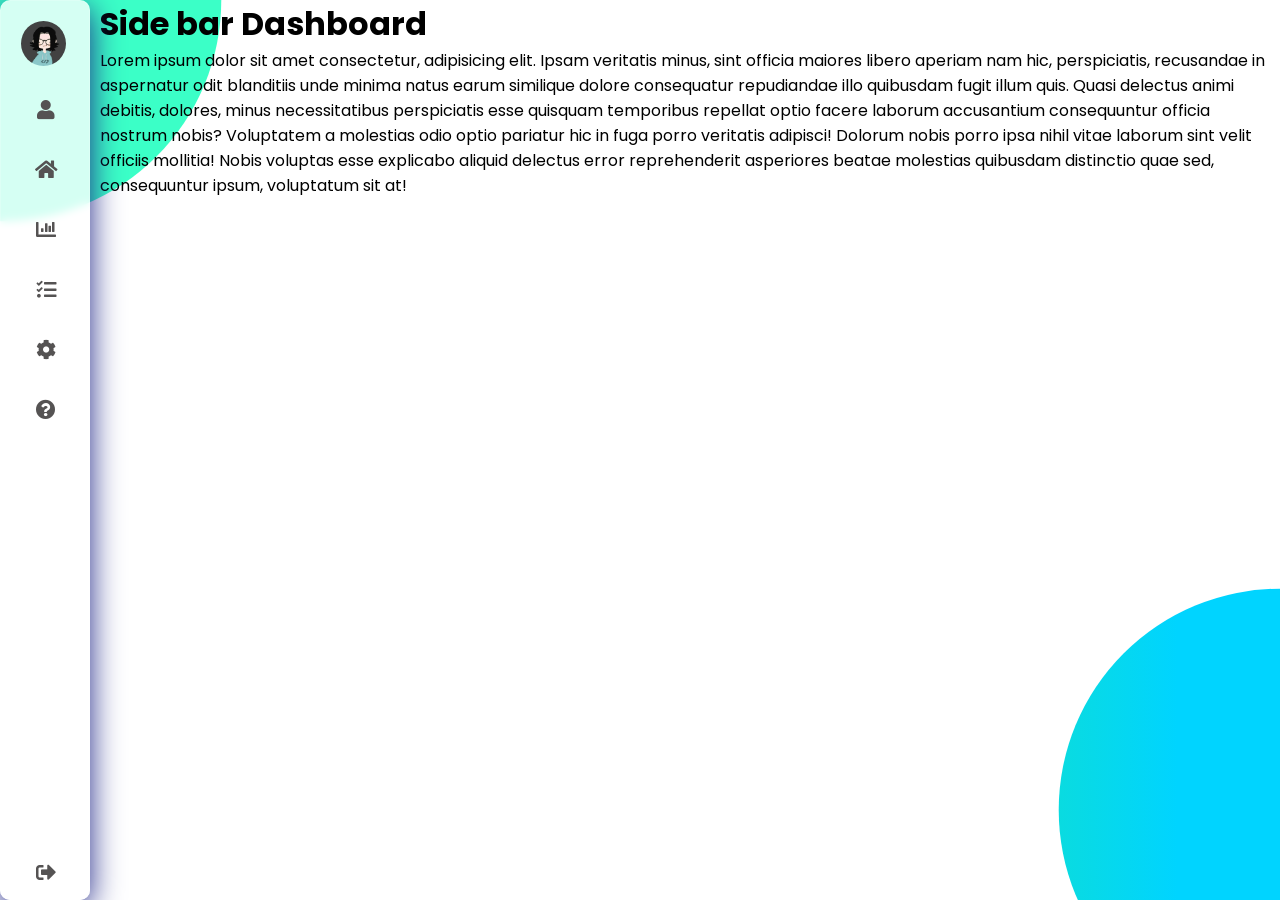
<file: Dashboard nav/index.html>
<!DOCTYPE html>
<html lang="en">
<head>
    <meta charset="UTF-8">
    <meta http-equiv="X-UA-Compatible" content="IE=edge">
    <meta name="viewport" content="width=device-width, initial-scale=1.0">
    <title>Sidebar</title>
    <link rel="stylesheet" href="https://cdnjs.cloudflare.com/ajax/libs/font-awesome/5.15.4/css/all.min.css"/>
    <link rel="stylesheet" href="style.css">
</head>
<body>
    <nav>
        <ul>
            <li>
                <a href="" class="logo">
                    <img src="logo.jpg" alt="">
                    <span class="nav-item">Hospital</span>
                </a>
            </li>
            <li> <a href="">
                <i class="fas fa-user"></i>
            <span class="nav-item">Profile</span>
            </a></li>
            <li> <a href="">
                <i class="fas fa-home"></i>
                <span class="nav-item">Home</span>
            </a></li>
            <li> <a href="">
                <i class="fas fa-chart-bar"></i>
                <span class="nav-item">Analytics</span>
            </a></li>
            <li> <a href="">
                <i class="fas fa-tasks"></i>
                <span class="nav-item">Tasks</span>
            </a></li>
            <li> <a href="">
                <i class="fas fa-cog"></i>
                <span class="nav-item">Setting</span>
            </a></li>
            <li> <a href="">
                <i class="fas fa-question-circle"></i>
                <span class="nav-item">Help</span>
            </a></li>
            <li> <a href="" class="logout">
                <i class="fas fa-sign-out-alt"></i>
                <span class="nav-item">Logout</span>
            </a></li>
        </ul>
    </nav>
    <div>
        <h1>Side bar Dashboard</h1>
        <p>Lorem ipsum dolor sit amet consectetur, adipisicing elit. Ipsam veritatis minus, sint officia maiores libero aperiam nam hic, perspiciatis, recusandae in aspernatur odit blanditiis unde minima natus earum similique dolore consequatur repudiandae illo quibusdam fugit illum quis. Quasi delectus animi debitis, dolores, minus necessitatibus perspiciatis esse quisquam temporibus repellat optio facere laborum accusantium consequuntur officia nostrum nobis? Voluptatem a molestias odio optio pariatur hic in fuga porro veritatis adipisci! Dolorum nobis porro ipsa nihil vitae laborum sint velit officiis mollitia! Nobis voluptas esse explicabo aliquid delectus error reprehenderit asperiores beatae molestias quibusdam distinctio quae sed, consequuntur ipsum, voluptatum sit at!</p>
    </div>
</body>
</html>
</file>
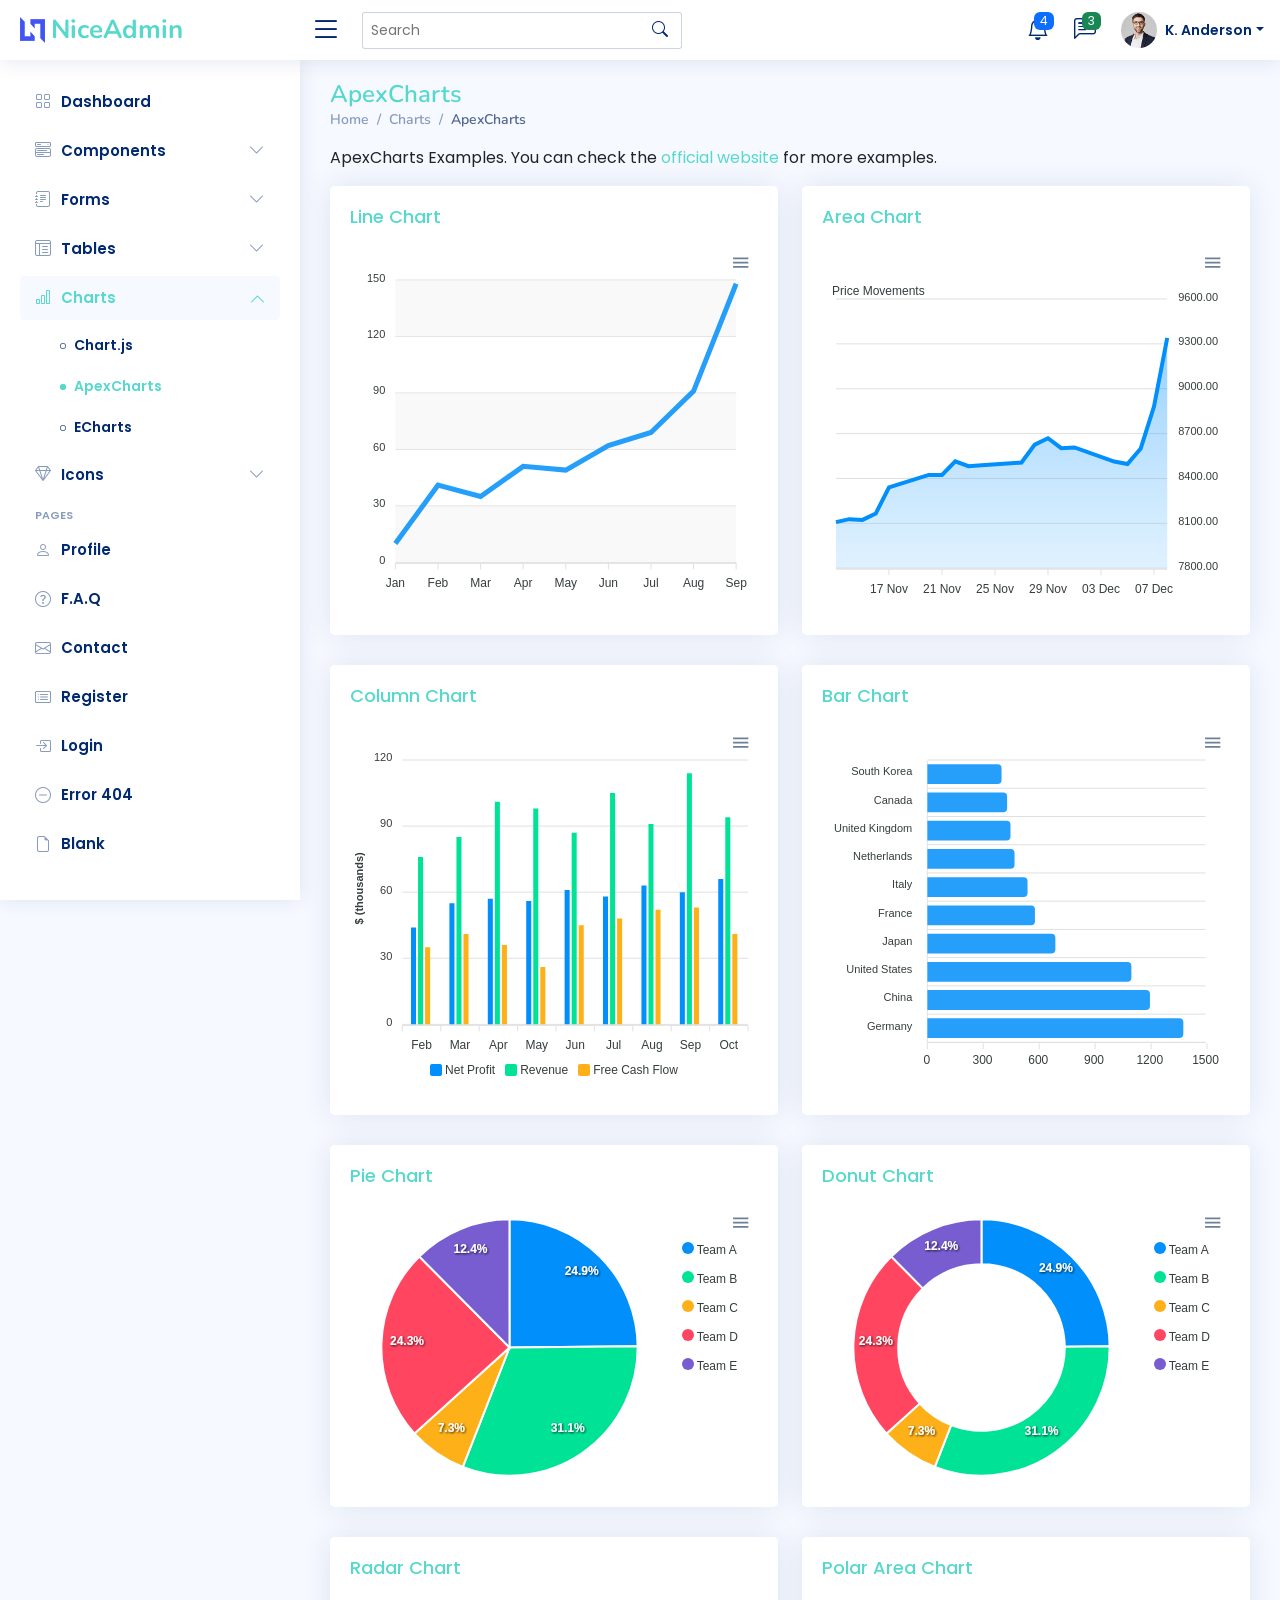
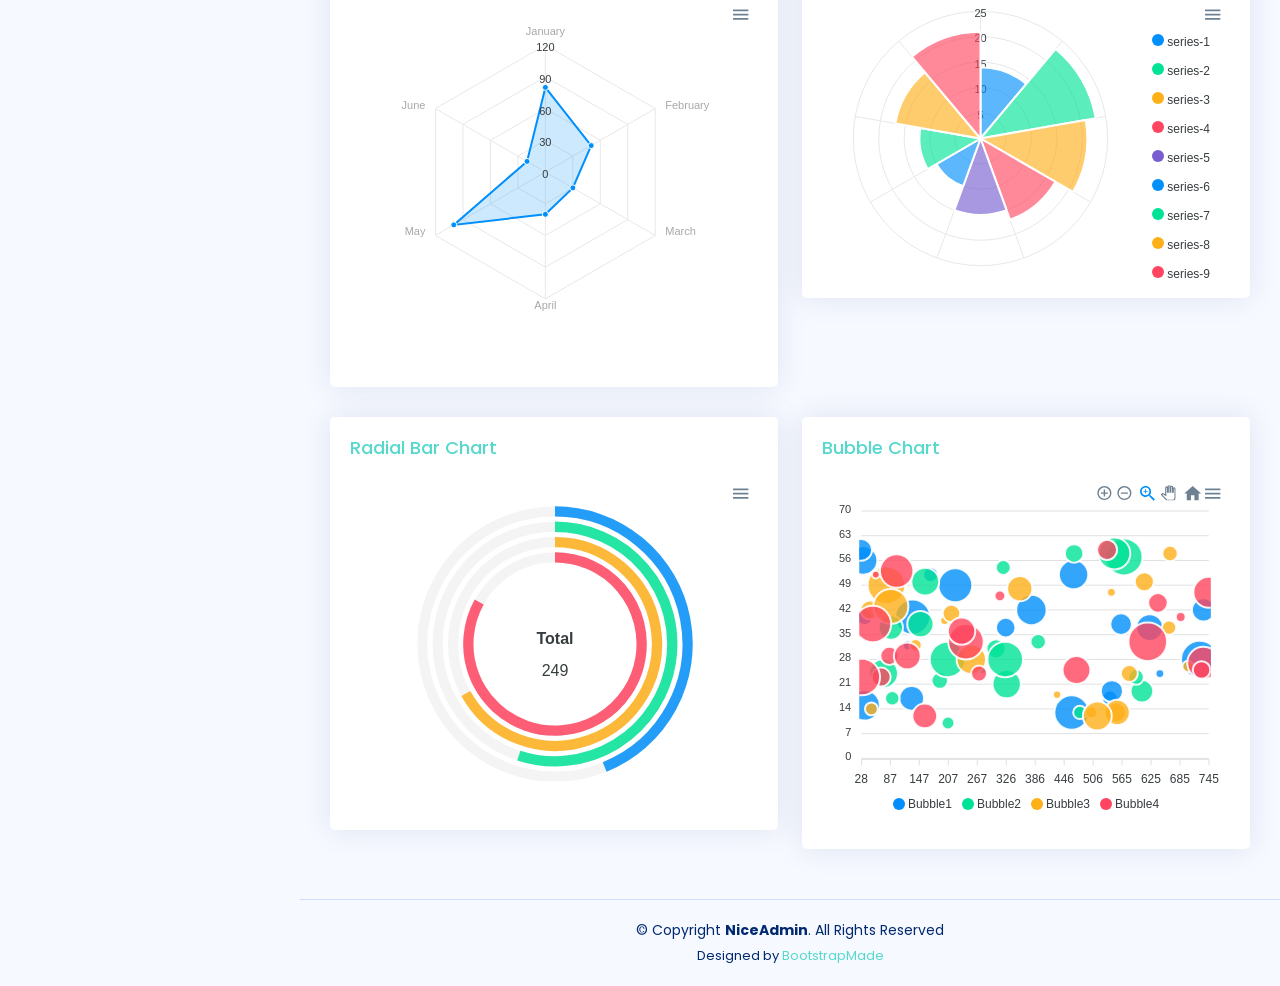
<file: NiceAdmin/charts-apexcharts.html>
<!DOCTYPE html>
<html lang="en">

<head>
  <meta charset="utf-8">
  <meta content="width=device-width, initial-scale=1.0" name="viewport">

  <title>Charts / ApexCharts - NiceAdmin Bootstrap Template</title>
  <meta content="" name="description">
  <meta content="" name="keywords">

  <!-- Favicons -->
  <link href="assets/img/favicon.png" rel="icon">
  <link href="assets/img/apple-touch-icon.png" rel="apple-touch-icon">

  <!-- Google Fonts -->
  <link href="https://fonts.gstatic.com" rel="preconnect">
  <link href="https://fonts.googleapis.com/css?family=Open+Sans:300,300i,400,400i,600,600i,700,700i|Nunito:300,300i,400,400i,600,600i,700,700i|Poppins:300,300i,400,400i,500,500i,600,600i,700,700i" rel="stylesheet">

  <!-- Vendor CSS Files -->
  <link href="assets/vendor/bootstrap/css/bootstrap.min.css" rel="stylesheet">
  <link href="assets/vendor/bootstrap-icons/bootstrap-icons.css" rel="stylesheet">
  <link href="assets/vendor/boxicons/css/boxicons.min.css" rel="stylesheet">
  <link href="assets/vendor/quill/quill.snow.css" rel="stylesheet">
  <link href="assets/vendor/quill/quill.bubble.css" rel="stylesheet">
  <link href="assets/vendor/remixicon/remixicon.css" rel="stylesheet">
  <link href="assets/vendor/simple-datatables/style.css" rel="stylesheet">

  <!-- Template Main CSS File -->
  <link href="assets/css/style.css" rel="stylesheet">

  <!-- =======================================================
  * Template Name: NiceAdmin - v2.4.1
  * Template URL: https://bootstrapmade.com/nice-admin-bootstrap-admin-html-template/
  * Author: BootstrapMade.com
  * License: https://bootstrapmade.com/license/
  ======================================================== -->
</head>

<body>

  <!-- ======= Header ======= -->
  <header id="header" class="header fixed-top d-flex align-items-center">

    <div class="d-flex align-items-center justify-content-between">
      <a href="index.html" class="logo d-flex align-items-center">
        <img src="assets/img/logo.png" alt="">
        <span class="d-none d-lg-block">NiceAdmin</span>
      </a>
      <i class="bi bi-list toggle-sidebar-btn"></i>
    </div><!-- End Logo -->

    <div class="search-bar">
      <form class="search-form d-flex align-items-center" method="POST" action="#">
        <input type="text" name="query" placeholder="Search" title="Enter search keyword">
        <button type="submit" title="Search"><i class="bi bi-search"></i></button>
      </form>
    </div><!-- End Search Bar -->

    <nav class="header-nav ms-auto">
      <ul class="d-flex align-items-center">

        <li class="nav-item d-block d-lg-none">
          <a class="nav-link nav-icon search-bar-toggle " href="#">
            <i class="bi bi-search"></i>
          </a>
        </li><!-- End Search Icon-->

        <li class="nav-item dropdown">

          <a class="nav-link nav-icon" href="#" data-bs-toggle="dropdown">
            <i class="bi bi-bell"></i>
            <span class="badge bg-primary badge-number">4</span>
          </a><!-- End Notification Icon -->

          <ul class="dropdown-menu dropdown-menu-end dropdown-menu-arrow notifications">
            <li class="dropdown-header">
              You have 4 new notifications
              <a href="#"><span class="badge rounded-pill bg-primary p-2 ms-2">View all</span></a>
            </li>
            <li>
              <hr class="dropdown-divider">
            </li>

            <li class="notification-item">
              <i class="bi bi-exclamation-circle text-warning"></i>
              <div>
                <h4>Lorem Ipsum</h4>
                <p>Quae dolorem earum veritatis oditseno</p>
                <p>30 min. ago</p>
              </div>
            </li>

            <li>
              <hr class="dropdown-divider">
            </li>

            <li class="notification-item">
              <i class="bi bi-x-circle text-danger"></i>
              <div>
                <h4>Atque rerum nesciunt</h4>
                <p>Quae dolorem earum veritatis oditseno</p>
                <p>1 hr. ago</p>
              </div>
            </li>

            <li>
              <hr class="dropdown-divider">
            </li>

            <li class="notification-item">
              <i class="bi bi-check-circle text-success"></i>
              <div>
                <h4>Sit rerum fuga</h4>
                <p>Quae dolorem earum veritatis oditseno</p>
                <p>2 hrs. ago</p>
              </div>
            </li>

            <li>
              <hr class="dropdown-divider">
            </li>

            <li class="notification-item">
              <i class="bi bi-info-circle text-primary"></i>
              <div>
                <h4>Dicta reprehenderit</h4>
                <p>Quae dolorem earum veritatis oditseno</p>
                <p>4 hrs. ago</p>
              </div>
            </li>

            <li>
              <hr class="dropdown-divider">
            </li>
            <li class="dropdown-footer">
              <a href="#">Show all notifications</a>
            </li>

          </ul><!-- End Notification Dropdown Items -->

        </li><!-- End Notification Nav -->

        <li class="nav-item dropdown">

          <a class="nav-link nav-icon" href="#" data-bs-toggle="dropdown">
            <i class="bi bi-chat-left-text"></i>
            <span class="badge bg-success badge-number">3</span>
          </a><!-- End Messages Icon -->

          <ul class="dropdown-menu dropdown-menu-end dropdown-menu-arrow messages">
            <li class="dropdown-header">
              You have 3 new messages
              <a href="#"><span class="badge rounded-pill bg-primary p-2 ms-2">View all</span></a>
            </li>
            <li>
              <hr class="dropdown-divider">
            </li>

            <li class="message-item">
              <a href="#">
                <img src="assets/img/messages-1.jpg" alt="" class="rounded-circle">
                <div>
                  <h4>Maria Hudson</h4>
                  <p>Velit asperiores et ducimus soluta repudiandae labore officia est ut...</p>
                  <p>4 hrs. ago</p>
                </div>
              </a>
            </li>
            <li>
              <hr class="dropdown-divider">
            </li>

            <li class="message-item">
              <a href="#">
                <img src="assets/img/messages-2.jpg" alt="" class="rounded-circle">
                <div>
                  <h4>Anna Nelson</h4>
                  <p>Velit asperiores et ducimus soluta repudiandae labore officia est ut...</p>
                  <p>6 hrs. ago</p>
                </div>
              </a>
            </li>
            <li>
              <hr class="dropdown-divider">
            </li>

            <li class="message-item">
              <a href="#">
                <img src="assets/img/messages-3.jpg" alt="" class="rounded-circle">
                <div>
                  <h4>David Muldon</h4>
                  <p>Velit asperiores et ducimus soluta repudiandae labore officia est ut...</p>
                  <p>8 hrs. ago</p>
                </div>
              </a>
            </li>
            <li>
              <hr class="dropdown-divider">
            </li>

            <li class="dropdown-footer">
              <a href="#">Show all messages</a>
            </li>

          </ul><!-- End Messages Dropdown Items -->

        </li><!-- End Messages Nav -->

        <li class="nav-item dropdown pe-3">

          <a class="nav-link nav-profile d-flex align-items-center pe-0" href="#" data-bs-toggle="dropdown">
            <img src="assets/img/profile-img.jpg" alt="Profile" class="rounded-circle">
            <span class="d-none d-md-block dropdown-toggle ps-2">K. Anderson</span>
          </a><!-- End Profile Iamge Icon -->

          <ul class="dropdown-menu dropdown-menu-end dropdown-menu-arrow profile">
            <li class="dropdown-header">
              <h6>Kevin Anderson</h6>
              <span>Web Designer</span>
            </li>
            <li>
              <hr class="dropdown-divider">
            </li>

            <li>
              <a class="dropdown-item d-flex align-items-center" href="users-profile.html">
                <i class="bi bi-person"></i>
                <span>My Profile</span>
              </a>
            </li>
            <li>
              <hr class="dropdown-divider">
            </li>

            <li>
              <a class="dropdown-item d-flex align-items-center" href="users-profile.html">
                <i class="bi bi-gear"></i>
                <span>Account Settings</span>
              </a>
            </li>
            <li>
              <hr class="dropdown-divider">
            </li>

            <li>
              <a class="dropdown-item d-flex align-items-center" href="pages-faq.html">
                <i class="bi bi-question-circle"></i>
                <span>Need Help?</span>
              </a>
            </li>
            <li>
              <hr class="dropdown-divider">
            </li>

            <li>
              <a class="dropdown-item d-flex align-items-center" href="#">
                <i class="bi bi-box-arrow-right"></i>
                <span>Sign Out</span>
              </a>
            </li>

          </ul><!-- End Profile Dropdown Items -->
        </li><!-- End Profile Nav -->

      </ul>
    </nav><!-- End Icons Navigation -->

  </header><!-- End Header -->

  <!-- ======= Sidebar ======= -->
  <aside id="sidebar" class="sidebar">

    <ul class="sidebar-nav" id="sidebar-nav">

      <li class="nav-item">
        <a class="nav-link collapsed" href="index.html">
          <i class="bi bi-grid"></i>
          <span>Dashboard</span>
        </a>
      </li><!-- End Dashboard Nav -->

      <li class="nav-item">
        <a class="nav-link collapsed" data-bs-target="#components-nav" data-bs-toggle="collapse" href="#">
          <i class="bi bi-menu-button-wide"></i><span>Components</span><i class="bi bi-chevron-down ms-auto"></i>
        </a>
        <ul id="components-nav" class="nav-content collapse " data-bs-parent="#sidebar-nav">
          <li>
            <a href="components-alerts.html">
              <i class="bi bi-circle"></i><span>Alerts</span>
            </a>
          </li>
          <li>
            <a href="components-accordion.html">
              <i class="bi bi-circle"></i><span>Accordion</span>
            </a>
          </li>
          <li>
            <a href="components-badges.html">
              <i class="bi bi-circle"></i><span>Badges</span>
            </a>
          </li>
          <li>
            <a href="components-breadcrumbs.html">
              <i class="bi bi-circle"></i><span>Breadcrumbs</span>
            </a>
          </li>
          <li>
            <a href="components-buttons.html">
              <i class="bi bi-circle"></i><span>Buttons</span>
            </a>
          </li>
          <li>
            <a href="components-cards.html">
              <i class="bi bi-circle"></i><span>Cards</span>
            </a>
          </li>
          <li>
            <a href="components-carousel.html">
              <i class="bi bi-circle"></i><span>Carousel</span>
            </a>
          </li>
          <li>
            <a href="components-list-group.html">
              <i class="bi bi-circle"></i><span>List group</span>
            </a>
          </li>
          <li>
            <a href="components-modal.html">
              <i class="bi bi-circle"></i><span>Modal</span>
            </a>
          </li>
          <li>
            <a href="components-tabs.html">
              <i class="bi bi-circle"></i><span>Tabs</span>
            </a>
          </li>
          <li>
            <a href="components-pagination.html">
              <i class="bi bi-circle"></i><span>Pagination</span>
            </a>
          </li>
          <li>
            <a href="components-progress.html">
              <i class="bi bi-circle"></i><span>Progress</span>
            </a>
          </li>
          <li>
            <a href="components-spinners.html">
              <i class="bi bi-circle"></i><span>Spinners</span>
            </a>
          </li>
          <li>
            <a href="components-tooltips.html">
              <i class="bi bi-circle"></i><span>Tooltips</span>
            </a>
          </li>
        </ul>
      </li><!-- End Components Nav -->

      <li class="nav-item">
        <a class="nav-link collapsed" data-bs-target="#forms-nav" data-bs-toggle="collapse" href="#">
          <i class="bi bi-journal-text"></i><span>Forms</span><i class="bi bi-chevron-down ms-auto"></i>
        </a>
        <ul id="forms-nav" class="nav-content collapse " data-bs-parent="#sidebar-nav">
          <li>
            <a href="forms-elements.html">
              <i class="bi bi-circle"></i><span>Form Elements</span>
            </a>
          </li>
          <li>
            <a href="forms-layouts.html">
              <i class="bi bi-circle"></i><span>Form Layouts</span>
            </a>
          </li>
          <li>
            <a href="forms-editors.html">
              <i class="bi bi-circle"></i><span>Form Editors</span>
            </a>
          </li>
          <li>
            <a href="forms-validation.html">
              <i class="bi bi-circle"></i><span>Form Validation</span>
            </a>
          </li>
        </ul>
      </li><!-- End Forms Nav -->

      <li class="nav-item">
        <a class="nav-link collapsed" data-bs-target="#tables-nav" data-bs-toggle="collapse" href="#">
          <i class="bi bi-layout-text-window-reverse"></i><span>Tables</span><i class="bi bi-chevron-down ms-auto"></i>
        </a>
        <ul id="tables-nav" class="nav-content collapse " data-bs-parent="#sidebar-nav">
          <li>
            <a href="tables-general.html">
              <i class="bi bi-circle"></i><span>General Tables</span>
            </a>
          </li>
          <li>
            <a href="tables-data.html">
              <i class="bi bi-circle"></i><span>Data Tables</span>
            </a>
          </li>
        </ul>
      </li><!-- End Tables Nav -->

      <li class="nav-item">
        <a class="nav-link " data-bs-target="#charts-nav" data-bs-toggle="collapse" href="#">
          <i class="bi bi-bar-chart"></i><span>Charts</span><i class="bi bi-chevron-down ms-auto"></i>
        </a>
        <ul id="charts-nav" class="nav-content collapse show" data-bs-parent="#sidebar-nav">
          <li>
            <a href="charts-chartjs.html">
              <i class="bi bi-circle"></i><span>Chart.js</span>
            </a>
          </li>
          <li>
            <a href="charts-apexcharts.html" class="active">
              <i class="bi bi-circle"></i><span>ApexCharts</span>
            </a>
          </li>
          <li>
            <a href="charts-echarts.html">
              <i class="bi bi-circle"></i><span>ECharts</span>
            </a>
          </li>
        </ul>
      </li><!-- End Charts Nav -->

      <li class="nav-item">
        <a class="nav-link collapsed" data-bs-target="#icons-nav" data-bs-toggle="collapse" href="#">
          <i class="bi bi-gem"></i><span>Icons</span><i class="bi bi-chevron-down ms-auto"></i>
        </a>
        <ul id="icons-nav" class="nav-content collapse " data-bs-parent="#sidebar-nav">
          <li>
            <a href="icons-bootstrap.html">
              <i class="bi bi-circle"></i><span>Bootstrap Icons</span>
            </a>
          </li>
          <li>
            <a href="icons-remix.html">
              <i class="bi bi-circle"></i><span>Remix Icons</span>
            </a>
          </li>
          <li>
            <a href="icons-boxicons.html">
              <i class="bi bi-circle"></i><span>Boxicons</span>
            </a>
          </li>
        </ul>
      </li><!-- End Icons Nav -->

      <li class="nav-heading">Pages</li>

      <li class="nav-item">
        <a class="nav-link collapsed" href="users-profile.html">
          <i class="bi bi-person"></i>
          <span>Profile</span>
        </a>
      </li><!-- End Profile Page Nav -->

      <li class="nav-item">
        <a class="nav-link collapsed" href="pages-faq.html">
          <i class="bi bi-question-circle"></i>
          <span>F.A.Q</span>
        </a>
      </li><!-- End F.A.Q Page Nav -->

      <li class="nav-item">
        <a class="nav-link collapsed" href="pages-contact.html">
          <i class="bi bi-envelope"></i>
          <span>Contact</span>
        </a>
      </li><!-- End Contact Page Nav -->

      <li class="nav-item">
        <a class="nav-link collapsed" href="pages-register.html">
          <i class="bi bi-card-list"></i>
          <span>Register</span>
        </a>
      </li><!-- End Register Page Nav -->

      <li class="nav-item">
        <a class="nav-link collapsed" href="pages-login.html">
          <i class="bi bi-box-arrow-in-right"></i>
          <span>Login</span>
        </a>
      </li><!-- End Login Page Nav -->

      <li class="nav-item">
        <a class="nav-link collapsed" href="pages-error-404.html">
          <i class="bi bi-dash-circle"></i>
          <span>Error 404</span>
        </a>
      </li><!-- End Error 404 Page Nav -->

      <li class="nav-item">
        <a class="nav-link collapsed" href="pages-blank.html">
          <i class="bi bi-file-earmark"></i>
          <span>Blank</span>
        </a>
      </li><!-- End Blank Page Nav -->

    </ul>

  </aside><!-- End Sidebar-->

  <main id="main" class="main">

    <div class="pagetitle">
      <h1>ApexCharts</h1>
      <nav>
        <ol class="breadcrumb">
          <li class="breadcrumb-item"><a href="index.html">Home</a></li>
          <li class="breadcrumb-item">Charts</li>
          <li class="breadcrumb-item active">ApexCharts</li>
        </ol>
      </nav>
    </div><!-- End Page Title -->

    <p>ApexCharts Examples. You can check the <a href="https://apexcharts.com/javascript-chart-demos/" target="_blank">official website</a> for more examples.</p>

    <section class="section">
      <div class="row">

        <div class="col-lg-6">
          <div class="card">
            <div class="card-body">
              <h5 class="card-title">Line Chart</h5>

              <!-- Line Chart -->
              <div id="lineChart"></div>

              <script>
                document.addEventListener("DOMContentLoaded", () => {
                  new ApexCharts(document.querySelector("#lineChart"), {
                    series: [{
                      name: "Desktops",
                      data: [10, 41, 35, 51, 49, 62, 69, 91, 148]
                    }],
                    chart: {
                      height: 350,
                      type: 'line',
                      zoom: {
                        enabled: false
                      }
                    },
                    dataLabels: {
                      enabled: false
                    },
                    stroke: {
                      curve: 'straight'
                    },
                    grid: {
                      row: {
                        colors: ['#f3f3f3', 'transparent'], // takes an array which will be repeated on columns
                        opacity: 0.5
                      },
                    },
                    xaxis: {
                      categories: ['Jan', 'Feb', 'Mar', 'Apr', 'May', 'Jun', 'Jul', 'Aug', 'Sep'],
                    }
                  }).render();
                });
              </script>
              <!-- End Line Chart -->

            </div>
          </div>
        </div>

        <div class="col-lg-6">
          <div class="card">
            <div class="card-body">
              <h5 class="card-title">Area Chart</h5>

              <!-- Area Chart -->
              <div id="areaChart"></div>

              <script>
                document.addEventListener("DOMContentLoaded", () => {
                  const series = {
                    "monthDataSeries1": {
                      "prices": [
                        8107.85,
                        8128.0,
                        8122.9,
                        8165.5,
                        8340.7,
                        8423.7,
                        8423.5,
                        8514.3,
                        8481.85,
                        8487.7,
                        8506.9,
                        8626.2,
                        8668.95,
                        8602.3,
                        8607.55,
                        8512.9,
                        8496.25,
                        8600.65,
                        8881.1,
                        9340.85
                      ],
                      "dates": [
                        "13 Nov 2017",
                        "14 Nov 2017",
                        "15 Nov 2017",
                        "16 Nov 2017",
                        "17 Nov 2017",
                        "20 Nov 2017",
                        "21 Nov 2017",
                        "22 Nov 2017",
                        "23 Nov 2017",
                        "24 Nov 2017",
                        "27 Nov 2017",
                        "28 Nov 2017",
                        "29 Nov 2017",
                        "30 Nov 2017",
                        "01 Dec 2017",
                        "04 Dec 2017",
                        "05 Dec 2017",
                        "06 Dec 2017",
                        "07 Dec 2017",
                        "08 Dec 2017"
                      ]
                    },
                    "monthDataSeries2": {
                      "prices": [
                        8423.7,
                        8423.5,
                        8514.3,
                        8481.85,
                        8487.7,
                        8506.9,
                        8626.2,
                        8668.95,
                        8602.3,
                        8607.55,
                        8512.9,
                        8496.25,
                        8600.65,
                        8881.1,
                        9040.85,
                        8340.7,
                        8165.5,
                        8122.9,
                        8107.85,
                        8128.0
                      ],
                      "dates": [
                        "13 Nov 2017",
                        "14 Nov 2017",
                        "15 Nov 2017",
                        "16 Nov 2017",
                        "17 Nov 2017",
                        "20 Nov 2017",
                        "21 Nov 2017",
                        "22 Nov 2017",
                        "23 Nov 2017",
                        "24 Nov 2017",
                        "27 Nov 2017",
                        "28 Nov 2017",
                        "29 Nov 2017",
                        "30 Nov 2017",
                        "01 Dec 2017",
                        "04 Dec 2017",
                        "05 Dec 2017",
                        "06 Dec 2017",
                        "07 Dec 2017",
                        "08 Dec 2017"
                      ]
                    },
                    "monthDataSeries3": {
                      "prices": [
                        7114.25,
                        7126.6,
                        7116.95,
                        7203.7,
                        7233.75,
                        7451.0,
                        7381.15,
                        7348.95,
                        7347.75,
                        7311.25,
                        7266.4,
                        7253.25,
                        7215.45,
                        7266.35,
                        7315.25,
                        7237.2,
                        7191.4,
                        7238.95,
                        7222.6,
                        7217.9,
                        7359.3,
                        7371.55,
                        7371.15,
                        7469.2,
                        7429.25,
                        7434.65,
                        7451.1,
                        7475.25,
                        7566.25,
                        7556.8,
                        7525.55,
                        7555.45,
                        7560.9,
                        7490.7,
                        7527.6,
                        7551.9,
                        7514.85,
                        7577.95,
                        7592.3,
                        7621.95,
                        7707.95,
                        7859.1,
                        7815.7,
                        7739.0,
                        7778.7,
                        7839.45,
                        7756.45,
                        7669.2,
                        7580.45,
                        7452.85,
                        7617.25,
                        7701.6,
                        7606.8,
                        7620.05,
                        7513.85,
                        7498.45,
                        7575.45,
                        7601.95,
                        7589.1,
                        7525.85,
                        7569.5,
                        7702.5,
                        7812.7,
                        7803.75,
                        7816.3,
                        7851.15,
                        7912.2,
                        7972.8,
                        8145.0,
                        8161.1,
                        8121.05,
                        8071.25,
                        8088.2,
                        8154.45,
                        8148.3,
                        8122.05,
                        8132.65,
                        8074.55,
                        7952.8,
                        7885.55,
                        7733.9,
                        7897.15,
                        7973.15,
                        7888.5,
                        7842.8,
                        7838.4,
                        7909.85,
                        7892.75,
                        7897.75,
                        7820.05,
                        7904.4,
                        7872.2,
                        7847.5,
                        7849.55,
                        7789.6,
                        7736.35,
                        7819.4,
                        7875.35,
                        7871.8,
                        8076.5,
                        8114.8,
                        8193.55,
                        8217.1,
                        8235.05,
                        8215.3,
                        8216.4,
                        8301.55,
                        8235.25,
                        8229.75,
                        8201.95,
                        8164.95,
                        8107.85,
                        8128.0,
                        8122.9,
                        8165.5,
                        8340.7,
                        8423.7,
                        8423.5,
                        8514.3,
                        8481.85,
                        8487.7,
                        8506.9,
                        8626.2
                      ],
                      "dates": [
                        "02 Jun 2017",
                        "05 Jun 2017",
                        "06 Jun 2017",
                        "07 Jun 2017",
                        "08 Jun 2017",
                        "09 Jun 2017",
                        "12 Jun 2017",
                        "13 Jun 2017",
                        "14 Jun 2017",
                        "15 Jun 2017",
                        "16 Jun 2017",
                        "19 Jun 2017",
                        "20 Jun 2017",
                        "21 Jun 2017",
                        "22 Jun 2017",
                        "23 Jun 2017",
                        "27 Jun 2017",
                        "28 Jun 2017",
                        "29 Jun 2017",
                        "30 Jun 2017",
                        "03 Jul 2017",
                        "04 Jul 2017",
                        "05 Jul 2017",
                        "06 Jul 2017",
                        "07 Jul 2017",
                        "10 Jul 2017",
                        "11 Jul 2017",
                        "12 Jul 2017",
                        "13 Jul 2017",
                        "14 Jul 2017",
                        "17 Jul 2017",
                        "18 Jul 2017",
                        "19 Jul 2017",
                        "20 Jul 2017",
                        "21 Jul 2017",
                        "24 Jul 2017",
                        "25 Jul 2017",
                        "26 Jul 2017",
                        "27 Jul 2017",
                        "28 Jul 2017",
                        "31 Jul 2017",
                        "01 Aug 2017",
                        "02 Aug 2017",
                        "03 Aug 2017",
                        "04 Aug 2017",
                        "07 Aug 2017",
                        "08 Aug 2017",
                        "09 Aug 2017",
                        "10 Aug 2017",
                        "11 Aug 2017",
                        "14 Aug 2017",
                        "16 Aug 2017",
                        "17 Aug 2017",
                        "18 Aug 2017",
                        "21 Aug 2017",
                        "22 Aug 2017",
                        "23 Aug 2017",
                        "24 Aug 2017",
                        "28 Aug 2017",
                        "29 Aug 2017",
                        "30 Aug 2017",
                        "31 Aug 2017",
                        "01 Sep 2017",
                        "04 Sep 2017",
                        "05 Sep 2017",
                        "06 Sep 2017",
                        "07 Sep 2017",
                        "08 Sep 2017",
                        "11 Sep 2017",
                        "12 Sep 2017",
                        "13 Sep 2017",
                        "14 Sep 2017",
                        "15 Sep 2017",
                        "18 Sep 2017",
                        "19 Sep 2017",
                        "20 Sep 2017",
                        "21 Sep 2017",
                        "22 Sep 2017",
                        "25 Sep 2017",
                        "26 Sep 2017",
                        "27 Sep 2017",
                        "28 Sep 2017",
                        "29 Sep 2017",
                        "03 Oct 2017",
                        "04 Oct 2017",
                        "05 Oct 2017",
                        "06 Oct 2017",
                        "09 Oct 2017",
                        "10 Oct 2017",
                        "11 Oct 2017",
                        "12 Oct 2017",
                        "13 Oct 2017",
                        "16 Oct 2017",
                        "17 Oct 2017",
                        "18 Oct 2017",
                        "19 Oct 2017",
                        "23 Oct 2017",
                        "24 Oct 2017",
                        "25 Oct 2017",
                        "26 Oct 2017",
                        "27 Oct 2017",
                        "30 Oct 2017",
                        "31 Oct 2017",
                        "01 Nov 2017",
                        "02 Nov 2017",
                        "03 Nov 2017",
                        "06 Nov 2017",
                        "07 Nov 2017",
                        "08 Nov 2017",
                        "09 Nov 2017",
                        "10 Nov 2017",
                        "13 Nov 2017",
                        "14 Nov 2017",
                        "15 Nov 2017",
                        "16 Nov 2017",
                        "17 Nov 2017",
                        "20 Nov 2017",
                        "21 Nov 2017",
                        "22 Nov 2017",
                        "23 Nov 2017",
                        "24 Nov 2017",
                        "27 Nov 2017",
                        "28 Nov 2017"
                      ]
                    }
                  }
                  new ApexCharts(document.querySelector("#areaChart"), {
                    series: [{
                      name: "STOCK ABC",
                      data: series.monthDataSeries1.prices
                    }],
                    chart: {
                      type: 'area',
                      height: 350,
                      zoom: {
                        enabled: false
                      }
                    },
                    dataLabels: {
                      enabled: false
                    },
                    stroke: {
                      curve: 'straight'
                    },
                    subtitle: {
                      text: 'Price Movements',
                      align: 'left'
                    },
                    labels: series.monthDataSeries1.dates,
                    xaxis: {
                      type: 'datetime',
                    },
                    yaxis: {
                      opposite: true
                    },
                    legend: {
                      horizontalAlign: 'left'
                    }
                  }).render();
                });
              </script>
              <!-- End Area Chart -->

            </div>
          </div>
        </div>

        <div class="col-lg-6">
          <div class="card">
            <div class="card-body">
              <h5 class="card-title">Column Chart</h5>

              <!-- Column Chart -->
              <div id="columnChart"></div>

              <script>
                document.addEventListener("DOMContentLoaded", () => {
                  new ApexCharts(document.querySelector("#columnChart"), {
                    series: [{
                      name: 'Net Profit',
                      data: [44, 55, 57, 56, 61, 58, 63, 60, 66]
                    }, {
                      name: 'Revenue',
                      data: [76, 85, 101, 98, 87, 105, 91, 114, 94]
                    }, {
                      name: 'Free Cash Flow',
                      data: [35, 41, 36, 26, 45, 48, 52, 53, 41]
                    }],
                    chart: {
                      type: 'bar',
                      height: 350
                    },
                    plotOptions: {
                      bar: {
                        horizontal: false,
                        columnWidth: '55%',
                        endingShape: 'rounded'
                      },
                    },
                    dataLabels: {
                      enabled: false
                    },
                    stroke: {
                      show: true,
                      width: 2,
                      colors: ['transparent']
                    },
                    xaxis: {
                      categories: ['Feb', 'Mar', 'Apr', 'May', 'Jun', 'Jul', 'Aug', 'Sep', 'Oct'],
                    },
                    yaxis: {
                      title: {
                        text: '$ (thousands)'
                      }
                    },
                    fill: {
                      opacity: 1
                    },
                    tooltip: {
                      y: {
                        formatter: function(val) {
                          return "$ " + val + " thousands"
                        }
                      }
                    }
                  }).render();
                });
              </script>
              <!-- End Column Chart -->

            </div>
          </div>
        </div>

        <div class="col-lg-6">
          <div class="card">
            <div class="card-body">
              <h5 class="card-title">Bar Chart</h5>

              <!-- Bar Chart -->
              <div id="barChart"></div>

              <script>
                document.addEventListener("DOMContentLoaded", () => {
                  new ApexCharts(document.querySelector("#barChart"), {
                    series: [{
                      data: [400, 430, 448, 470, 540, 580, 690, 1100, 1200, 1380]
                    }],
                    chart: {
                      type: 'bar',
                      height: 350
                    },
                    plotOptions: {
                      bar: {
                        borderRadius: 4,
                        horizontal: true,
                      }
                    },
                    dataLabels: {
                      enabled: false
                    },
                    xaxis: {
                      categories: ['South Korea', 'Canada', 'United Kingdom', 'Netherlands', 'Italy', 'France', 'Japan',
                        'United States', 'China', 'Germany'
                      ],
                    }
                  }).render();
                });
              </script>
              <!-- End Bar Chart -->

            </div>
          </div>
        </div>

        <div class="col-lg-6">
          <div class="card">
            <div class="card-body">
              <h5 class="card-title">Pie Chart</h5>

              <!-- Pie Chart -->
              <div id="pieChart"></div>

              <script>
                document.addEventListener("DOMContentLoaded", () => {
                  new ApexCharts(document.querySelector("#pieChart"), {
                    series: [44, 55, 13, 43, 22],
                    chart: {
                      height: 350,
                      type: 'pie',
                      toolbar: {
                        show: true
                      }
                    },
                    labels: ['Team A', 'Team B', 'Team C', 'Team D', 'Team E']
                  }).render();
                });
              </script>
              <!-- End Pie Chart -->

            </div>
          </div>
        </div>

        <div class="col-lg-6">
          <div class="card">
            <div class="card-body">
              <h5 class="card-title">Donut Chart</h5>

              <!-- Donut Chart -->
              <div id="donutChart"></div>

              <script>
                document.addEventListener("DOMContentLoaded", () => {
                  new ApexCharts(document.querySelector("#donutChart"), {
                    series: [44, 55, 13, 43, 22],
                    chart: {
                      height: 350,
                      type: 'donut',
                      toolbar: {
                        show: true
                      }
                    },
                    labels: ['Team A', 'Team B', 'Team C', 'Team D', 'Team E'],
                  }).render();
                });
              </script>
              <!-- End Donut Chart -->

            </div>
          </div>
        </div>

        <div class="col-lg-6">
          <div class="card">
            <div class="card-body">
              <h5 class="card-title">Radar Chart</h5>

              <!-- Radar Chart -->
              <div id="radarChart"></div>

              <script>
                document.addEventListener("DOMContentLoaded", () => {
                  new ApexCharts(document.querySelector("#radarChart"), {
                    series: [{
                      name: 'Series 1',
                      data: [80, 50, 30, 40, 100, 20],
                    }],
                    chart: {
                      height: 350,
                      type: 'radar',
                    },
                    xaxis: {
                      categories: ['January', 'February', 'March', 'April', 'May', 'June']
                    }
                  }).render();
                });
              </script>
              <!-- End Radar Chart -->

            </div>
          </div>
        </div>

        <div class="col-lg-6">
          <div class="card">
            <div class="card-body">
              <h5 class="card-title">Polar Area Chart</h5>

              <!-- Polar Area Chart -->
              <div id="polarAreaChart"></div>

              <script>
                document.addEventListener("DOMContentLoaded", () => {
                  new ApexCharts(document.querySelector("#polarAreaChart"), {
                    series: [14, 23, 21, 17, 15, 10, 12, 17, 21],
                    chart: {
                      type: 'polarArea',
                      height: 350,
                      toolbar: {
                        show: true
                      }
                    },
                    stroke: {
                      colors: ['#fff']
                    },
                    fill: {
                      opacity: 0.8
                    }
                  }).render();
                });
              </script>
              <!-- End Polar Area Chart -->

            </div>
          </div>
        </div>

        <div class="col-lg-6">
          <div class="card">
            <div class="card-body">
              <h5 class="card-title">Radial Bar Chart</h5>

              <!-- Radial Bar Chart -->
              <div id="radialBarChart"></div>

              <script>
                document.addEventListener("DOMContentLoaded", () => {
                  new ApexCharts(document.querySelector("#radialBarChart"), {
                    series: [44, 55, 67, 83],
                    chart: {
                      height: 350,
                      type: 'radialBar',
                      toolbar: {
                        show: true
                      }
                    },
                    plotOptions: {
                      radialBar: {
                        dataLabels: {
                          name: {
                            fontSize: '22px',
                          },
                          value: {
                            fontSize: '16px',
                          },
                          total: {
                            show: true,
                            label: 'Total',
                            formatter: function(w) {
                              // By default this function returns the average of all series. The below is just an example to show the use of custom formatter function
                              return 249
                            }
                          }
                        }
                      }
                    },
                    labels: ['Apples', 'Oranges', 'Bananas', 'Berries'],
                  }).render();
                });
              </script>
              <!-- End Radial Bar Chart -->

            </div>
          </div>
        </div>

        <div class="col-lg-6">
          <div class="card">
            <div class="card-body">
              <h5 class="card-title">Bubble Chart</h5>

              <!-- Bubble Chart -->
              <div id="bubbleChart"></div>

              <script>
                document.addEventListener("DOMContentLoaded", () => {
                  function generateData(baseval, count, yrange) {
                    var i = 0;
                    var series = [];
                    while (i < count) {
                      var x = Math.floor(Math.random() * (750 - 1 + 1)) + 1;;
                      var y = Math.floor(Math.random() * (yrange.max - yrange.min + 1)) + yrange.min;
                      var z = Math.floor(Math.random() * (75 - 15 + 1)) + 15;
                      series.push([x, y, z]);
                      baseval += 86400000;
                      i++;
                    }
                    return series;
                  }
                  new ApexCharts(document.querySelector("#bubbleChart"), {
                    series: [{
                        name: 'Bubble1',
                        data: generateData(new Date('11 Feb 2017 GMT').getTime(), 20, {
                          min: 10,
                          max: 60
                        })
                      },
                      {
                        name: 'Bubble2',
                        data: generateData(new Date('11 Feb 2017 GMT').getTime(), 20, {
                          min: 10,
                          max: 60
                        })
                      },
                      {
                        name: 'Bubble3',
                        data: generateData(new Date('11 Feb 2017 GMT').getTime(), 20, {
                          min: 10,
                          max: 60
                        })
                      },
                      {
                        name: 'Bubble4',
                        data: generateData(new Date('11 Feb 2017 GMT').getTime(), 20, {
                          min: 10,
                          max: 60
                        })
                      }
                    ],
                    chart: {
                      height: 333,
                      type: 'bubble',
                    },
                    dataLabels: {
                      enabled: false
                    },
                    fill: {
                      opacity: 0.8
                    },
                    xaxis: {
                      tickAmount: 12,
                      type: 'category',
                    },
                    yaxis: {
                      max: 70
                    }
                  }).render();
                });
              </script>
              <!-- End Bubble Chart -->

            </div>
          </div>
        </div>

      </div>
    </section>

  </main><!-- End #main -->

  <!-- ======= Footer ======= -->
  <footer id="footer" class="footer">
    <div class="copyright">
      &copy; Copyright <strong><span>NiceAdmin</span></strong>. All Rights Reserved
    </div>
    <div class="credits">
      <!-- All the links in the footer should remain intact. -->
      <!-- You can delete the links only if you purchased the pro version. -->
      <!-- Licensing information: https://bootstrapmade.com/license/ -->
      <!-- Purchase the pro version with working PHP/AJAX contact form: https://bootstrapmade.com/nice-admin-bootstrap-admin-html-template/ -->
      Designed by <a href="https://bootstrapmade.com/">BootstrapMade</a>
    </div>
  </footer><!-- End Footer -->

  <a href="#" class="back-to-top d-flex align-items-center justify-content-center"><i class="bi bi-arrow-up-short"></i></a>

  <!-- Vendor JS Files -->
  <script src="assets/vendor/apexcharts/apexcharts.min.js"></script>
  <script src="assets/vendor/bootstrap/js/bootstrap.bundle.min.js"></script>
  <script src="assets/vendor/chart.js/chart.min.js"></script>
  <script src="assets/vendor/echarts/echarts.min.js"></script>
  <script src="assets/vendor/quill/quill.min.js"></script>
  <script src="assets/vendor/simple-datatables/simple-datatables.js"></script>
  <script src="assets/vendor/tinymce/tinymce.min.js"></script>
  <script src="assets/vendor/php-email-form/validate.js"></script>

  <!-- Template Main JS File -->
  <script src="assets/js/main.js"></script>

</body>

</html>
</file>
<file: Dashboard nav/style.css>
@import url("https://fonts.googleapis.com/css2?family=Poppins:wght@300;400;500;600;700&display=swap");

*{
  margin: 0;
  padding: 0;
  outline: none;
  border: none;
  text-decoration: none;
  box-sizing: border-box;
  font-family: "Poppins", sans-serif;
}

body {
  display: flex;
  flex-direction: row;
  background: white;
}
body::before{
  content: '';
  position: absolute;
  top: 0;
  left: 0;
  width: 100%;
  height: 100%;
  background: linear-gradient(90deg, rgba(59,255,68,1) 36%, rgba(0,212,255,1) 92%);
  clip-path: circle(20% at right 90%);
  z-index: -1;
}
body::after{
  content: '';
  position: absolute;
  top: 0;
  left: 0;
  width: 100%;
  height: 100%;
  background: linear-gradient(90deg, rgba(59,255,199,1) 29%, rgba(0,212,255,1) 97%);
  clip-path: circle(20% at 0% 0%);
  z-index: -1;
}
nav{
  position:absolute;
  top: 0;
  bottom: 0;
  height: 100vh;
  left: 0;
  width: 90px;
  overflow: hidden;
  transition: width 0.2s linear;
  box-shadow:2px 0px 10px 0px;
  background: rgba(255, 255, 255, 0.788);
  box-shadow: 0 8px 32px 0 rgba( 31, 38, 135, 1 );
  backdrop-filter: blur( 4px );
  -webkit-backdrop-filter: blur( 1px );
  border-radius: 10px;
  border: 1px solid rgba( 255, 255, 255, 0.18 );
  z-index: 1;
}

.logo{
 text-align: center;
 display: flex; 
 transition: all 0.5s ease;
 margin:10px 0 0 10px ;
}
.logo img{
  width: 45px;
  height: 45px;
  border-radius: 50%;
}
.logo span{
  font-weight: bold;
  padding-left: 15px;
  font-size: 18px;
  text-transform: uppercase;
}
a{
  position: relative;
  color:rgb(85,83,83) ;
  font-size: 14px;
  display: table;
  width: 300px;
  padding: 10px;
}
.fas{
  position: relative;
  width: 70px;
  height: 40px;
  top: 14px;
  font-size: 20px;
  text-align: center;
}
.nav-item{
  position: relative;
  top:12px;
  margin-left: 10px;
}
a:hover{
  border-radius: 200px;
  box-shadow: 0 2px 5px 0 rgba(0, 0, 0,0.5);
}
nav:hover{
  width: 200px;
  transition: all 0.5s ease;
}
.logout{
  position: absolute;
  bottom: 0;
}
div{
  position: relative;
  margin-left: 100px;
}
/*responsive state*/
</file>
<file: NiceAdmin/assets/vendor/quill/quill.snow.css>
/*!
 * Quill Editor v1.3.7
 * https://quilljs.com/
 * Copyright (c) 2014, Jason Chen
 * Copyright (c) 2013, salesforce.com
 */
.ql-container {
  box-sizing: border-box;
  font-family: Helvetica, Arial, sans-serif;
  font-size: 13px;
  height: 100%;
  margin: 0px;
  position: relative;
}
.ql-container.ql-disabled .ql-tooltip {
  visibility: hidden;
}
.ql-container.ql-disabled .ql-editor ul[data-checked] > li::before {
  pointer-events: none;
}
.ql-clipboard {
  left: -100000px;
  height: 1px;
  overflow-y: hidden;
  position: absolute;
  top: 50%;
}
.ql-clipboard p {
  margin: 0;
  padding: 0;
}
.ql-editor {
  box-sizing: border-box;
  line-height: 1.42;
  height: 100%;
  outline: none;
  overflow-y: auto;
  padding: 12px 15px;
  tab-size: 4;
  -moz-tab-size: 4;
  text-align: left;
  white-space: pre-wrap;
  word-wrap: break-word;
}
.ql-editor > * {
  cursor: text;
}
.ql-editor p,
.ql-editor ol,
.ql-editor ul,
.ql-editor pre,
.ql-editor blockquote,
.ql-editor h1,
.ql-editor h2,
.ql-editor h3,
.ql-editor h4,
.ql-editor h5,
.ql-editor h6 {
  margin: 0;
  padding: 0;
  counter-reset: list-1 list-2 list-3 list-4 list-5 list-6 list-7 list-8 list-9;
}
.ql-editor ol,
.ql-editor ul {
  padding-left: 1.5em;
}
.ql-editor ol > li,
.ql-editor ul > li {
  list-style-type: none;
}
.ql-editor ul > li::before {
  content: '\2022';
}
.ql-editor ul[data-checked=true],
.ql-editor ul[data-checked=false] {
  pointer-events: none;
}
.ql-editor ul[data-checked=true] > li *,
.ql-editor ul[data-checked=false] > li * {
  pointer-events: all;
}
.ql-editor ul[data-checked=true] > li::before,
.ql-editor ul[data-checked=false] > li::before {
  color: #777;
  cursor: pointer;
  pointer-events: all;
}
.ql-editor ul[data-checked=true] > li::before {
  content: '\2611';
}
.ql-editor ul[data-checked=false] > li::before {
  content: '\2610';
}
.ql-editor li::before {
  display: inline-block;
  white-space: nowrap;
  width: 1.2em;
}
.ql-editor li:not(.ql-direction-rtl)::before {
  margin-left: -1.5em;
  margin-right: 0.3em;
  text-align: right;
}
.ql-editor li.ql-direction-rtl::before {
  margin-left: 0.3em;
  margin-right: -1.5em;
}
.ql-editor ol li:not(.ql-direction-rtl),
.ql-editor ul li:not(.ql-direction-rtl) {
  padding-left: 1.5em;
}
.ql-editor ol li.ql-direction-rtl,
.ql-editor ul li.ql-direction-rtl {
  padding-right: 1.5em;
}
.ql-editor ol li {
  counter-reset: list-1 list-2 list-3 list-4 list-5 list-6 list-7 list-8 list-9;
  counter-increment: list-0;
}
.ql-editor ol li:before {
  content: counter(list-0, decimal) '. ';
}
.ql-editor ol li.ql-indent-1 {
  counter-increment: list-1;
}
.ql-editor ol li.ql-indent-1:before {
  content: counter(list-1, lower-alpha) '. ';
}
.ql-editor ol li.ql-indent-1 {
  counter-reset: list-2 list-3 list-4 list-5 list-6 list-7 list-8 list-9;
}
.ql-editor ol li.ql-indent-2 {
  counter-increment: list-2;
}
.ql-editor ol li.ql-indent-2:before {
  content: counter(list-2, lower-roman) '. ';
}
.ql-editor ol li.ql-indent-2 {
  counter-reset: list-3 list-4 list-5 list-6 list-7 list-8 list-9;
}
.ql-editor ol li.ql-indent-3 {
  counter-increment: list-3;
}
.ql-editor ol li.ql-indent-3:before {
  content: counter(list-3, decimal) '. ';
}
.ql-editor ol li.ql-indent-3 {
  counter-reset: list-4 list-5 list-6 list-7 list-8 list-9;
}
.ql-editor ol li.ql-indent-4 {
  counter-increment: list-4;
}
.ql-editor ol li.ql-indent-4:before {
  content: counter(list-4, lower-alpha) '. ';
}
.ql-editor ol li.ql-indent-4 {
  counter-reset: list-5 list-6 list-7 list-8 list-9;
}
.ql-editor ol li.ql-indent-5 {
  counter-increment: list-5;
}
.ql-editor ol li.ql-indent-5:before {
  content: counter(list-5, lower-roman) '. ';
}
.ql-editor ol li.ql-indent-5 {
  counter-reset: list-6 list-7 list-8 list-9;
}
.ql-editor ol li.ql-indent-6 {
  counter-increment: list-6;
}
.ql-editor ol li.ql-indent-6:before {
  content: counter(list-6, decimal) '. ';
}
.ql-editor ol li.ql-indent-6 {
  counter-reset: list-7 list-8 list-9;
}
.ql-editor ol li.ql-indent-7 {
  counter-increment: list-7;
}
.ql-editor ol li.ql-indent-7:before {
  content: counter(list-7, lower-alpha) '. ';
}
.ql-editor ol li.ql-indent-7 {
  counter-reset: list-8 list-9;
}
.ql-editor ol li.ql-indent-8 {
  counter-increment: list-8;
}
.ql-editor ol li.ql-indent-8:before {
  content: counter(list-8, lower-roman) '. ';
}
.ql-editor ol li.ql-indent-8 {
  counter-reset: list-9;
}
.ql-editor ol li.ql-indent-9 {
  counter-increment: list-9;
}
.ql-editor ol li.ql-indent-9:before {
  content: counter(list-9, decimal) '. ';
}
.ql-editor .ql-indent-1:not(.ql-direction-rtl) {
  padding-left: 3em;
}
.ql-editor li.ql-indent-1:not(.ql-direction-rtl) {
  padding-left: 4.5em;
}
.ql-editor .ql-indent-1.ql-direction-rtl.ql-align-right {
  padding-right: 3em;
}
.ql-editor li.ql-indent-1.ql-direction-rtl.ql-align-right {
  padding-right: 4.5em;
}
.ql-editor .ql-indent-2:not(.ql-direction-rtl) {
  padding-left: 6em;
}
.ql-editor li.ql-indent-2:not(.ql-direction-rtl) {
  padding-left: 7.5em;
}
.ql-editor .ql-indent-2.ql-direction-rtl.ql-align-right {
  padding-right: 6em;
}
.ql-editor li.ql-indent-2.ql-direction-rtl.ql-align-right {
  padding-right: 7.5em;
}
.ql-editor .ql-indent-3:not(.ql-direction-rtl) {
  padding-left: 9em;
}
.ql-editor li.ql-indent-3:not(.ql-direction-rtl) {
  padding-left: 10.5em;
}
.ql-editor .ql-indent-3.ql-direction-rtl.ql-align-right {
  padding-right: 9em;
}
.ql-editor li.ql-indent-3.ql-direction-rtl.ql-align-right {
  padding-right: 10.5em;
}
.ql-editor .ql-indent-4:not(.ql-direction-rtl) {
  padding-left: 12em;
}
.ql-editor li.ql-indent-4:not(.ql-direction-rtl) {
  padding-left: 13.5em;
}
.ql-editor .ql-indent-4.ql-direction-rtl.ql-align-right {
  padding-right: 12em;
}
.ql-editor li.ql-indent-4.ql-direction-rtl.ql-align-right {
  padding-right: 13.5em;
}
.ql-editor .ql-indent-5:not(.ql-direction-rtl) {
  padding-left: 15em;
}
.ql-editor li.ql-indent-5:not(.ql-direction-rtl) {
  padding-left: 16.5em;
}
.ql-editor .ql-indent-5.ql-direction-rtl.ql-align-right {
  padding-right: 15em;
}
.ql-editor li.ql-indent-5.ql-direction-rtl.ql-align-right {
  padding-right: 16.5em;
}
.ql-editor .ql-indent-6:not(.ql-direction-rtl) {
  padding-left: 18em;
}
.ql-editor li.ql-indent-6:not(.ql-direction-rtl) {
  padding-left: 19.5em;
}
.ql-editor .ql-indent-6.ql-direction-rtl.ql-align-right {
  padding-right: 18em;
}
.ql-editor li.ql-indent-6.ql-direction-rtl.ql-align-right {
  padding-right: 19.5em;
}
.ql-editor .ql-indent-7:not(.ql-direction-rtl) {
  padding-left: 21em;
}
.ql-editor li.ql-indent-7:not(.ql-direction-rtl) {
  padding-left: 22.5em;
}
.ql-editor .ql-indent-7.ql-direction-rtl.ql-align-right {
  padding-right: 21em;
}
.ql-editor li.ql-indent-7.ql-direction-rtl.ql-align-right {
  padding-right: 22.5em;
}
.ql-editor .ql-indent-8:not(.ql-direction-rtl) {
  padding-left: 24em;
}
.ql-editor li.ql-indent-8:not(.ql-direction-rtl) {
  padding-left: 25.5em;
}
.ql-editor .ql-indent-8.ql-direction-rtl.ql-align-right {
  padding-right: 24em;
}
.ql-editor li.ql-indent-8.ql-direction-rtl.ql-align-right {
  padding-right: 25.5em;
}
.ql-editor .ql-indent-9:not(.ql-direction-rtl) {
  padding-left: 27em;
}
.ql-editor li.ql-indent-9:not(.ql-direction-rtl) {
  padding-left: 28.5em;
}
.ql-editor .ql-indent-9.ql-direction-rtl.ql-align-right {
  padding-right: 27em;
}
.ql-editor li.ql-indent-9.ql-direction-rtl.ql-align-right {
  padding-right: 28.5em;
}
.ql-editor .ql-video {
  display: block;
  max-width: 100%;
}
.ql-editor .ql-video.ql-align-center {
  margin: 0 auto;
}
.ql-editor .ql-video.ql-align-right {
  margin: 0 0 0 auto;
}
.ql-editor .ql-bg-black {
  background-color: #000;
}
.ql-editor .ql-bg-red {
  background-color: #e60000;
}
.ql-editor .ql-bg-orange {
  background-color: #f90;
}
.ql-editor .ql-bg-yellow {
  background-color: #ff0;
}
.ql-editor .ql-bg-green {
  background-color: #008a00;
}
.ql-editor .ql-bg-blue {
  background-color: #06c;
}
.ql-editor .ql-bg-purple {
  background-color: #93f;
}
.ql-editor .ql-color-white {
  color: #fff;
}
.ql-editor .ql-color-red {
  color: #e60000;
}
.ql-editor .ql-color-orange {
  color: #f90;
}
.ql-editor .ql-color-yellow {
  color: #ff0;
}
.ql-editor .ql-color-green {
  color: #008a00;
}
.ql-editor .ql-color-blue {
  color: #06c;
}
.ql-editor .ql-color-purple {
  color: #93f;
}
.ql-editor .ql-font-serif {
  font-family: Georgia, Times New Roman, serif;
}
.ql-editor .ql-font-monospace {
  font-family: Monaco, Courier New, monospace;
}
.ql-editor .ql-size-small {
  font-size: 0.75em;
}
.ql-editor .ql-size-large {
  font-size: 1.5em;
}
.ql-editor .ql-size-huge {
  font-size: 2.5em;
}
.ql-editor .ql-direction-rtl {
  direction: rtl;
  text-align: inherit;
}
.ql-editor .ql-align-center {
  text-align: center;
}
.ql-editor .ql-align-justify {
  text-align: justify;
}
.ql-editor .ql-align-right {
  text-align: right;
}
.ql-editor.ql-blank::before {
  color: rgba(0,0,0,0.6);
  content: attr(data-placeholder);
  font-style: italic;
  left: 15px;
  pointer-events: none;
  position: absolute;
  right: 15px;
}
.ql-snow.ql-toolbar:after,
.ql-snow .ql-toolbar:after {
  clear: both;
  content: '';
  display: table;
}
.ql-snow.ql-toolbar button,
.ql-snow .ql-toolbar button {
  background: none;
  border: none;
  cursor: pointer;
  display: inline-block;
  float: left;
  height: 24px;
  padding: 3px 5px;
  width: 28px;
}
.ql-snow.ql-toolbar button svg,
.ql-snow .ql-toolbar button svg {
  float: left;
  height: 100%;
}
.ql-snow.ql-toolbar button:active:hover,
.ql-snow .ql-toolbar button:active:hover {
  outline: none;
}
.ql-snow.ql-toolbar input.ql-image[type=file],
.ql-snow .ql-toolbar input.ql-image[type=file] {
  display: none;
}
.ql-snow.ql-toolbar button:hover,
.ql-snow .ql-toolbar button:hover,
.ql-snow.ql-toolbar button:focus,
.ql-snow .ql-toolbar button:focus,
.ql-snow.ql-toolbar button.ql-active,
.ql-snow .ql-toolbar button.ql-active,
.ql-snow.ql-toolbar .ql-picker-label:hover,
.ql-snow .ql-toolbar .ql-picker-label:hover,
.ql-snow.ql-toolbar .ql-picker-label.ql-active,
.ql-snow .ql-toolbar .ql-picker-label.ql-active,
.ql-snow.ql-toolbar .ql-picker-item:hover,
.ql-snow .ql-toolbar .ql-picker-item:hover,
.ql-snow.ql-toolbar .ql-picker-item.ql-selected,
.ql-snow .ql-toolbar .ql-picker-item.ql-selected {
  color: #06c;
}
.ql-snow.ql-toolbar button:hover .ql-fill,
.ql-snow .ql-toolbar button:hover .ql-fill,
.ql-snow.ql-toolbar button:focus .ql-fill,
.ql-snow .ql-toolbar button:focus .ql-fill,
.ql-snow.ql-toolbar button.ql-active .ql-fill,
.ql-snow .ql-toolbar button.ql-active .ql-fill,
.ql-snow.ql-toolbar .ql-picker-label:hover .ql-fill,
.ql-snow .ql-toolbar .ql-picker-label:hover .ql-fill,
.ql-snow.ql-toolbar .ql-picker-label.ql-active .ql-fill,
.ql-snow .ql-toolbar .ql-picker-label.ql-active .ql-fill,
.ql-snow.ql-toolbar .ql-picker-item:hover .ql-fill,
.ql-snow .ql-toolbar .ql-picker-item:hover .ql-fill,
.ql-snow.ql-toolbar .ql-picker-item.ql-selected .ql-fill,
.ql-snow .ql-toolbar .ql-picker-item.ql-selected .ql-fill,
.ql-snow.ql-toolbar button:hover .ql-stroke.ql-fill,
.ql-snow .ql-toolbar button:hover .ql-stroke.ql-fill,
.ql-snow.ql-toolbar button:focus .ql-stroke.ql-fill,
.ql-snow .ql-toolbar button:focus .ql-stroke.ql-fill,
.ql-snow.ql-toolbar button.ql-active .ql-stroke.ql-fill,
.ql-snow .ql-toolbar button.ql-active .ql-stroke.ql-fill,
.ql-snow.ql-toolbar .ql-picker-label:hover .ql-stroke.ql-fill,
.ql-snow .ql-toolbar .ql-picker-label:hover .ql-stroke.ql-fill,
.ql-snow.ql-toolbar .ql-picker-label.ql-active .ql-stroke.ql-fill,
.ql-snow .ql-toolbar .ql-picker-label.ql-active .ql-stroke.ql-fill,
.ql-snow.ql-toolbar .ql-picker-item:hover .ql-stroke.ql-fill,
.ql-snow .ql-toolbar .ql-picker-item:hover .ql-stroke.ql-fill,
.ql-snow.ql-toolbar .ql-picker-item.ql-selected .ql-stroke.ql-fill,
.ql-snow .ql-toolbar .ql-picker-item.ql-selected .ql-stroke.ql-fill {
  fill: #06c;
}
.ql-snow.ql-toolbar button:hover .ql-stroke,
.ql-snow .ql-toolbar button:hover .ql-stroke,
.ql-snow.ql-toolbar button:focus .ql-stroke,
.ql-snow .ql-toolbar button:focus .ql-stroke,
.ql-snow.ql-toolbar button.ql-active .ql-stroke,
.ql-snow .ql-toolbar button.ql-active .ql-stroke,
.ql-snow.ql-toolbar .ql-picker-label:hover .ql-stroke,
.ql-snow .ql-toolbar .ql-picker-label:hover .ql-stroke,
.ql-snow.ql-toolbar .ql-picker-label.ql-active .ql-stroke,
.ql-snow .ql-toolbar .ql-picker-label.ql-active .ql-stroke,
.ql-snow.ql-toolbar .ql-picker-item:hover .ql-stroke,
.ql-snow .ql-toolbar .ql-picker-item:hover .ql-stroke,
.ql-snow.ql-toolbar .ql-picker-item.ql-selected .ql-stroke,
.ql-snow .ql-toolbar .ql-picker-item.ql-selected .ql-stroke,
.ql-snow.ql-toolbar button:hover .ql-stroke-miter,
.ql-snow .ql-toolbar button:hover .ql-stroke-miter,
.ql-snow.ql-toolbar button:focus .ql-stroke-miter,
.ql-snow .ql-toolbar button:focus .ql-stroke-miter,
.ql-snow.ql-toolbar button.ql-active .ql-stroke-miter,
.ql-snow .ql-toolbar button.ql-active .ql-stroke-miter,
.ql-snow.ql-toolbar .ql-picker-label:hover .ql-stroke-miter,
.ql-snow .ql-toolbar .ql-picker-label:hover .ql-stroke-miter,
.ql-snow.ql-toolbar .ql-picker-label.ql-active .ql-stroke-miter,
.ql-snow .ql-toolbar .ql-picker-label.ql-active .ql-stroke-miter,
.ql-snow.ql-toolbar .ql-picker-item:hover .ql-stroke-miter,
.ql-snow .ql-toolbar .ql-picker-item:hover .ql-stroke-miter,
.ql-snow.ql-toolbar .ql-picker-item.ql-selected .ql-stroke-miter,
.ql-snow .ql-toolbar .ql-picker-item.ql-selected .ql-stroke-miter {
  stroke: #06c;
}
@media (pointer: coarse) {
  .ql-snow.ql-toolbar button:hover:not(.ql-active),
  .ql-snow .ql-toolbar button:hover:not(.ql-active) {
    color: #444;
  }
  .ql-snow.ql-toolbar button:hover:not(.ql-active) .ql-fill,
  .ql-snow .ql-toolbar button:hover:not(.ql-active) .ql-fill,
  .ql-snow.ql-toolbar button:hover:not(.ql-active) .ql-stroke.ql-fill,
  .ql-snow .ql-toolbar button:hover:not(.ql-active) .ql-stroke.ql-fill {
    fill: #444;
  }
  .ql-snow.ql-toolbar button:hover:not(.ql-active) .ql-stroke,
  .ql-snow .ql-toolbar button:hover:not(.ql-active) .ql-stroke,
  .ql-snow.ql-toolbar button:hover:not(.ql-active) .ql-stroke-miter,
  .ql-snow .ql-toolbar button:hover:not(.ql-active) .ql-stroke-miter {
    stroke: #444;
  }
}
.ql-snow {
  box-sizing: border-box;
}
.ql-snow * {
  box-sizing: border-box;
}
.ql-snow .ql-hidden {
  display: none;
}
.ql-snow .ql-out-bottom,
.ql-snow .ql-out-top {
  visibility: hidden;
}
.ql-snow .ql-tooltip {
  position: absolute;
  transform: translateY(10px);
}
.ql-snow .ql-tooltip a {
  cursor: pointer;
  text-decoration: none;
}
.ql-snow .ql-tooltip.ql-flip {
  transform: translateY(-10px);
}
.ql-snow .ql-formats {
  display: inline-block;
  vertical-align: middle;
}
.ql-snow .ql-formats:after {
  clear: both;
  content: '';
  display: table;
}
.ql-snow .ql-stroke {
  fill: none;
  stroke: #444;
  stroke-linecap: round;
  stroke-linejoin: round;
  stroke-width: 2;
}
.ql-snow .ql-stroke-miter {
  fill: none;
  stroke: #444;
  stroke-miterlimit: 10;
  stroke-width: 2;
}
.ql-snow .ql-fill,
.ql-snow .ql-stroke.ql-fill {
  fill: #444;
}
.ql-snow .ql-empty {
  fill: none;
}
.ql-snow .ql-even {
  fill-rule: evenodd;
}
.ql-snow .ql-thin,
.ql-snow .ql-stroke.ql-thin {
  stroke-width: 1;
}
.ql-snow .ql-transparent {
  opacity: 0.4;
}
.ql-snow .ql-direction svg:last-child {
  display: none;
}
.ql-snow .ql-direction.ql-active svg:last-child {
  display: inline;
}
.ql-snow .ql-direction.ql-active svg:first-child {
  display: none;
}
.ql-snow .ql-editor h1 {
  font-size: 2em;
}
.ql-snow .ql-editor h2 {
  font-size: 1.5em;
}
.ql-snow .ql-editor h3 {
  font-size: 1.17em;
}
.ql-snow .ql-editor h4 {
  font-size: 1em;
}
.ql-snow .ql-editor h5 {
  font-size: 0.83em;
}
.ql-snow .ql-editor h6 {
  font-size: 0.67em;
}
.ql-snow .ql-editor a {
  text-decoration: underline;
}
.ql-snow .ql-editor blockquote {
  border-left: 4px solid #ccc;
  margin-bottom: 5px;
  margin-top: 5px;
  padding-left: 16px;
}
.ql-snow .ql-editor code,
.ql-snow .ql-editor pre {
  background-color: #f0f0f0;
  border-radius: 3px;
}
.ql-snow .ql-editor pre {
  white-space: pre-wrap;
  margin-bottom: 5px;
  margin-top: 5px;
  padding: 5px 10px;
}
.ql-snow .ql-editor code {
  font-size: 85%;
  padding: 2px 4px;
}
.ql-snow .ql-editor pre.ql-syntax {
  background-color: #23241f;
  color: #f8f8f2;
  overflow: visible;
}
.ql-snow .ql-editor img {
  max-width: 100%;
}
.ql-snow .ql-picker {
  color: #444;
  display: inline-block;
  float: left;
  font-size: 14px;
  font-weight: 500;
  height: 24px;
  position: relative;
  vertical-align: middle;
}
.ql-snow .ql-picker-label {
  cursor: pointer;
  display: inline-block;
  height: 100%;
  padding-left: 8px;
  padding-right: 2px;
  position: relative;
  width: 100%;
}
.ql-snow .ql-picker-label::before {
  display: inline-block;
  line-height: 22px;
}
.ql-snow .ql-picker-options {
  background-color: #fff;
  display: none;
  min-width: 100%;
  padding: 4px 8px;
  position: absolute;
  white-space: nowrap;
}
.ql-snow .ql-picker-options .ql-picker-item {
  cursor: pointer;
  display: block;
  padding-bottom: 5px;
  padding-top: 5px;
}
.ql-snow .ql-picker.ql-expanded .ql-picker-label {
  color: #ccc;
  z-index: 2;
}
.ql-snow .ql-picker.ql-expanded .ql-picker-label .ql-fill {
  fill: #ccc;
}
.ql-snow .ql-picker.ql-expanded .ql-picker-label .ql-stroke {
  stroke: #ccc;
}
.ql-snow .ql-picker.ql-expanded .ql-picker-options {
  display: block;
  margin-top: -1px;
  top: 100%;
  z-index: 1;
}
.ql-snow .ql-color-picker,
.ql-snow .ql-icon-picker {
  width: 28px;
}
.ql-snow .ql-color-picker .ql-picker-label,
.ql-snow .ql-icon-picker .ql-picker-label {
  padding: 2px 4px;
}
.ql-snow .ql-color-picker .ql-picker-label svg,
.ql-snow .ql-icon-picker .ql-picker-label svg {
  right: 4px;
}
.ql-snow .ql-icon-picker .ql-picker-options {
  padding: 4px 0px;
}
.ql-snow .ql-icon-picker .ql-picker-item {
  height: 24px;
  width: 24px;
  padding: 2px 4px;
}
.ql-snow .ql-color-picker .ql-picker-options {
  padding: 3px 5px;
  width: 152px;
}
.ql-snow .ql-color-picker .ql-picker-item {
  border: 1px solid transparent;
  float: left;
  height: 16px;
  margin: 2px;
  padding: 0px;
  width: 16px;
}
.ql-snow .ql-picker:not(.ql-color-picker):not(.ql-icon-picker) svg {
  position: absolute;
  margin-top: -9px;
  right: 0;
  top: 50%;
  width: 18px;
}
.ql-snow .ql-picker.ql-header .ql-picker-label[data-label]:not([data-label=''])::before,
.ql-snow .ql-picker.ql-font .ql-picker-label[data-label]:not([data-label=''])::before,
.ql-snow .ql-picker.ql-size .ql-picker-label[data-label]:not([data-label=''])::before,
.ql-snow .ql-picker.ql-header .ql-picker-item[data-label]:not([data-label=''])::before,
.ql-snow .ql-picker.ql-font .ql-picker-item[data-label]:not([data-label=''])::before,
.ql-snow .ql-picker.ql-size .ql-picker-item[data-label]:not([data-label=''])::before {
  content: attr(data-label);
}
.ql-snow .ql-picker.ql-header {
  width: 98px;
}
.ql-snow .ql-picker.ql-header .ql-picker-label::before,
.ql-snow .ql-picker.ql-header .ql-picker-item::before {
  content: 'Normal';
}
.ql-snow .ql-picker.ql-header .ql-picker-label[data-value="1"]::before,
.ql-snow .ql-picker.ql-header .ql-picker-item[data-value="1"]::before {
  content: 'Heading 1';
}
.ql-snow .ql-picker.ql-header .ql-picker-label[data-value="2"]::before,
.ql-snow .ql-picker.ql-header .ql-picker-item[data-value="2"]::before {
  content: 'Heading 2';
}
.ql-snow .ql-picker.ql-header .ql-picker-label[data-value="3"]::before,
.ql-snow .ql-picker.ql-header .ql-picker-item[data-value="3"]::before {
  content: 'Heading 3';
}
.ql-snow .ql-picker.ql-header .ql-picker-label[data-value="4"]::before,
.ql-snow .ql-picker.ql-header .ql-picker-item[data-value="4"]::before {
  content: 'Heading 4';
}
.ql-snow .ql-picker.ql-header .ql-picker-label[data-value="5"]::before,
.ql-snow .ql-picker.ql-header .ql-picker-item[data-value="5"]::before {
  content: 'Heading 5';
}
.ql-snow .ql-picker.ql-header .ql-picker-label[data-value="6"]::before,
.ql-snow .ql-picker.ql-header .ql-picker-item[data-value="6"]::before {
  content: 'Heading 6';
}
.ql-snow .ql-picker.ql-header .ql-picker-item[data-value="1"]::before {
  font-size: 2em;
}
.ql-snow .ql-picker.ql-header .ql-picker-item[data-value="2"]::before {
  font-size: 1.5em;
}
.ql-snow .ql-picker.ql-header .ql-picker-item[data-value="3"]::before {
  font-size: 1.17em;
}
.ql-snow .ql-picker.ql-header .ql-picker-item[data-value="4"]::before {
  font-size: 1em;
}
.ql-snow .ql-picker.ql-header .ql-picker-item[data-value="5"]::before {
  font-size: 0.83em;
}
.ql-snow .ql-picker.ql-header .ql-picker-item[data-value="6"]::before {
  font-size: 0.67em;
}
.ql-snow .ql-picker.ql-font {
  width: 108px;
}
.ql-snow .ql-picker.ql-font .ql-picker-label::before,
.ql-snow .ql-picker.ql-font .ql-picker-item::before {
  content: 'Sans Serif';
}
.ql-snow .ql-picker.ql-font .ql-picker-label[data-value=serif]::before,
.ql-snow .ql-picker.ql-font .ql-picker-item[data-value=serif]::before {
  content: 'Serif';
}
.ql-snow .ql-picker.ql-font .ql-picker-label[data-value=monospace]::before,
.ql-snow .ql-picker.ql-font .ql-picker-item[data-value=monospace]::before {
  content: 'Monospace';
}
.ql-snow .ql-picker.ql-font .ql-picker-item[data-value=serif]::before {
  font-family: Georgia, Times New Roman, serif;
}
.ql-snow .ql-picker.ql-font .ql-picker-item[data-value=monospace]::before {
  font-family: Monaco, Courier New, monospace;
}
.ql-snow .ql-picker.ql-size {
  width: 98px;
}
.ql-snow .ql-picker.ql-size .ql-picker-label::before,
.ql-snow .ql-picker.ql-size .ql-picker-item::before {
  content: 'Normal';
}
.ql-snow .ql-picker.ql-size .ql-picker-label[data-value=small]::before,
.ql-snow .ql-picker.ql-size .ql-picker-item[data-value=small]::before {
  content: 'Small';
}
.ql-snow .ql-picker.ql-size .ql-picker-label[data-value=large]::before,
.ql-snow .ql-picker.ql-size .ql-picker-item[data-value=large]::before {
  content: 'Large';
}
.ql-snow .ql-picker.ql-size .ql-picker-label[data-value=huge]::before,
.ql-snow .ql-picker.ql-size .ql-picker-item[data-value=huge]::before {
  content: 'Huge';
}
.ql-snow .ql-picker.ql-size .ql-picker-item[data-value=small]::before {
  font-size: 10px;
}
.ql-snow .ql-picker.ql-size .ql-picker-item[data-value=large]::before {
  font-size: 18px;
}
.ql-snow .ql-picker.ql-size .ql-picker-item[data-value=huge]::before {
  font-size: 32px;
}
.ql-snow .ql-color-picker.ql-background .ql-picker-item {
  background-color: #fff;
}
.ql-snow .ql-color-picker.ql-color .ql-picker-item {
  background-color: #000;
}
.ql-toolbar.ql-snow {
  border: 1px solid #ccc;
  box-sizing: border-box;
  font-family: 'Helvetica Neue', 'Helvetica', 'Arial', sans-serif;
  padding: 8px;
}
.ql-toolbar.ql-snow .ql-formats {
  margin-right: 15px;
}
.ql-toolbar.ql-snow .ql-picker-label {
  border: 1px solid transparent;
}
.ql-toolbar.ql-snow .ql-picker-options {
  border: 1px solid transparent;
  box-shadow: rgba(0,0,0,0.2) 0 2px 8px;
}
.ql-toolbar.ql-snow .ql-picker.ql-expanded .ql-picker-label {
  border-color: #ccc;
}
.ql-toolbar.ql-snow .ql-picker.ql-expanded .ql-picker-options {
  border-color: #ccc;
}
.ql-toolbar.ql-snow .ql-color-picker .ql-picker-item.ql-selected,
.ql-toolbar.ql-snow .ql-color-picker .ql-picker-item:hover {
  border-color: #000;
}
.ql-toolbar.ql-snow + .ql-container.ql-snow {
  border-top: 0px;
}
.ql-snow .ql-tooltip {
  background-color: #fff;
  border: 1px solid #ccc;
  box-shadow: 0px 0px 5px #ddd;
  color: #444;
  padding: 5px 12px;
  white-space: nowrap;
}
.ql-snow .ql-tooltip::before {
  content: "Visit URL:";
  line-height: 26px;
  margin-right: 8px;
}
.ql-snow .ql-tooltip input[type=text] {
  display: none;
  border: 1px solid #ccc;
  font-size: 13px;
  height: 26px;
  margin: 0px;
  padding: 3px 5px;
  width: 170px;
}
.ql-snow .ql-tooltip a.ql-preview {
  display: inline-block;
  max-width: 200px;
  overflow-x: hidden;
  text-overflow: ellipsis;
  vertical-align: top;
}
.ql-snow .ql-tooltip a.ql-action::after {
  border-right: 1px solid #ccc;
  content: 'Edit';
  margin-left: 16px;
  padding-right: 8px;
}
.ql-snow .ql-tooltip a.ql-remove::before {
  content: 'Remove';
  margin-left: 8px;
}
.ql-snow .ql-tooltip a {
  line-height: 26px;
}
.ql-snow .ql-tooltip.ql-editing a.ql-preview,
.ql-snow .ql-tooltip.ql-editing a.ql-remove {
  display: none;
}
.ql-snow .ql-tooltip.ql-editing input[type=text] {
  display: inline-block;
}
.ql-snow .ql-tooltip.ql-editing a.ql-action::after {
  border-right: 0px;
  content: 'Save';
  padding-right: 0px;
}
.ql-snow .ql-tooltip[data-mode=link]::before {
  content: "Enter link:";
}
.ql-snow .ql-tooltip[data-mode=formula]::before {
  content: "Enter formula:";
}
.ql-snow .ql-tooltip[data-mode=video]::before {
  content: "Enter video:";
}
.ql-snow a {
  color: #06c;
}
.ql-container.ql-snow {
  border: 1px solid #ccc;
}
</file>
<file: NiceAdmin/assets/vendor/quill/quill.bubble.css>
/*!
 * Quill Editor v1.3.7
 * https://quilljs.com/
 * Copyright (c) 2014, Jason Chen
 * Copyright (c) 2013, salesforce.com
 */
.ql-container {
  box-sizing: border-box;
  font-family: Helvetica, Arial, sans-serif;
  font-size: 13px;
  height: 100%;
  margin: 0px;
  position: relative;
}
.ql-container.ql-disabled .ql-tooltip {
  visibility: hidden;
}
.ql-container.ql-disabled .ql-editor ul[data-checked] > li::before {
  pointer-events: none;
}
.ql-clipboard {
  left: -100000px;
  height: 1px;
  overflow-y: hidden;
  position: absolute;
  top: 50%;
}
.ql-clipboard p {
  margin: 0;
  padding: 0;
}
.ql-editor {
  box-sizing: border-box;
  line-height: 1.42;
  height: 100%;
  outline: none;
  overflow-y: auto;
  padding: 12px 15px;
  tab-size: 4;
  -moz-tab-size: 4;
  text-align: left;
  white-space: pre-wrap;
  word-wrap: break-word;
}
.ql-editor > * {
  cursor: text;
}
.ql-editor p,
.ql-editor ol,
.ql-editor ul,
.ql-editor pre,
.ql-editor blockquote,
.ql-editor h1,
.ql-editor h2,
.ql-editor h3,
.ql-editor h4,
.ql-editor h5,
.ql-editor h6 {
  margin: 0;
  padding: 0;
  counter-reset: list-1 list-2 list-3 list-4 list-5 list-6 list-7 list-8 list-9;
}
.ql-editor ol,
.ql-editor ul {
  padding-left: 1.5em;
}
.ql-editor ol > li,
.ql-editor ul > li {
  list-style-type: none;
}
.ql-editor ul > li::before {
  content: '\2022';
}
.ql-editor ul[data-checked=true],
.ql-editor ul[data-checked=false] {
  pointer-events: none;
}
.ql-editor ul[data-checked=true] > li *,
.ql-editor ul[data-checked=false] > li * {
  pointer-events: all;
}
.ql-editor ul[data-checked=true] > li::before,
.ql-editor ul[data-checked=false] > li::before {
  color: #777;
  cursor: pointer;
  pointer-events: all;
}
.ql-editor ul[data-checked=true] > li::before {
  content: '\2611';
}
.ql-editor ul[data-checked=false] > li::before {
  content: '\2610';
}
.ql-editor li::before {
  display: inline-block;
  white-space: nowrap;
  width: 1.2em;
}
.ql-editor li:not(.ql-direction-rtl)::before {
  margin-left: -1.5em;
  margin-right: 0.3em;
  text-align: right;
}
.ql-editor li.ql-direction-rtl::before {
  margin-left: 0.3em;
  margin-right: -1.5em;
}
.ql-editor ol li:not(.ql-direction-rtl),
.ql-editor ul li:not(.ql-direction-rtl) {
  padding-left: 1.5em;
}
.ql-editor ol li.ql-direction-rtl,
.ql-editor ul li.ql-direction-rtl {
  padding-right: 1.5em;
}
.ql-editor ol li {
  counter-reset: list-1 list-2 list-3 list-4 list-5 list-6 list-7 list-8 list-9;
  counter-increment: list-0;
}
.ql-editor ol li:before {
  content: counter(list-0, decimal) '. ';
}
.ql-editor ol li.ql-indent-1 {
  counter-increment: list-1;
}
.ql-editor ol li.ql-indent-1:before {
  content: counter(list-1, lower-alpha) '. ';
}
.ql-editor ol li.ql-indent-1 {
  counter-reset: list-2 list-3 list-4 list-5 list-6 list-7 list-8 list-9;
}
.ql-editor ol li.ql-indent-2 {
  counter-increment: list-2;
}
.ql-editor ol li.ql-indent-2:before {
  content: counter(list-2, lower-roman) '. ';
}
.ql-editor ol li.ql-indent-2 {
  counter-reset: list-3 list-4 list-5 list-6 list-7 list-8 list-9;
}
.ql-editor ol li.ql-indent-3 {
  counter-increment: list-3;
}
.ql-editor ol li.ql-indent-3:before {
  content: counter(list-3, decimal) '. ';
}
.ql-editor ol li.ql-indent-3 {
  counter-reset: list-4 list-5 list-6 list-7 list-8 list-9;
}
.ql-editor ol li.ql-indent-4 {
  counter-increment: list-4;
}
.ql-editor ol li.ql-indent-4:before {
  content: counter(list-4, lower-alpha) '. ';
}
.ql-editor ol li.ql-indent-4 {
  counter-reset: list-5 list-6 list-7 list-8 list-9;
}
.ql-editor ol li.ql-indent-5 {
  counter-increment: list-5;
}
.ql-editor ol li.ql-indent-5:before {
  content: counter(list-5, lower-roman) '. ';
}
.ql-editor ol li.ql-indent-5 {
  counter-reset: list-6 list-7 list-8 list-9;
}
.ql-editor ol li.ql-indent-6 {
  counter-increment: list-6;
}
.ql-editor ol li.ql-indent-6:before {
  content: counter(list-6, decimal) '. ';
}
.ql-editor ol li.ql-indent-6 {
  counter-reset: list-7 list-8 list-9;
}
.ql-editor ol li.ql-indent-7 {
  counter-increment: list-7;
}
.ql-editor ol li.ql-indent-7:before {
  content: counter(list-7, lower-alpha) '. ';
}
.ql-editor ol li.ql-indent-7 {
  counter-reset: list-8 list-9;
}
.ql-editor ol li.ql-indent-8 {
  counter-increment: list-8;
}
.ql-editor ol li.ql-indent-8:before {
  content: counter(list-8, lower-roman) '. ';
}
.ql-editor ol li.ql-indent-8 {
  counter-reset: list-9;
}
.ql-editor ol li.ql-indent-9 {
  counter-increment: list-9;
}
.ql-editor ol li.ql-indent-9:before {
  content: counter(list-9, decimal) '. ';
}
.ql-editor .ql-indent-1:not(.ql-direction-rtl) {
  padding-left: 3em;
}
.ql-editor li.ql-indent-1:not(.ql-direction-rtl) {
  padding-left: 4.5em;
}
.ql-editor .ql-indent-1.ql-direction-rtl.ql-align-right {
  padding-right: 3em;
}
.ql-editor li.ql-indent-1.ql-direction-rtl.ql-align-right {
  padding-right: 4.5em;
}
.ql-editor .ql-indent-2:not(.ql-direction-rtl) {
  padding-left: 6em;
}
.ql-editor li.ql-indent-2:not(.ql-direction-rtl) {
  padding-left: 7.5em;
}
.ql-editor .ql-indent-2.ql-direction-rtl.ql-align-right {
  padding-right: 6em;
}
.ql-editor li.ql-indent-2.ql-direction-rtl.ql-align-right {
  padding-right: 7.5em;
}
.ql-editor .ql-indent-3:not(.ql-direction-rtl) {
  padding-left: 9em;
}
.ql-editor li.ql-indent-3:not(.ql-direction-rtl) {
  padding-left: 10.5em;
}
.ql-editor .ql-indent-3.ql-direction-rtl.ql-align-right {
  padding-right: 9em;
}
.ql-editor li.ql-indent-3.ql-direction-rtl.ql-align-right {
  padding-right: 10.5em;
}
.ql-editor .ql-indent-4:not(.ql-direction-rtl) {
  padding-left: 12em;
}
.ql-editor li.ql-indent-4:not(.ql-direction-rtl) {
  padding-left: 13.5em;
}
.ql-editor .ql-indent-4.ql-direction-rtl.ql-align-right {
  padding-right: 12em;
}
.ql-editor li.ql-indent-4.ql-direction-rtl.ql-align-right {
  padding-right: 13.5em;
}
.ql-editor .ql-indent-5:not(.ql-direction-rtl) {
  padding-left: 15em;
}
.ql-editor li.ql-indent-5:not(.ql-direction-rtl) {
  padding-left: 16.5em;
}
.ql-editor .ql-indent-5.ql-direction-rtl.ql-align-right {
  padding-right: 15em;
}
.ql-editor li.ql-indent-5.ql-direction-rtl.ql-align-right {
  padding-right: 16.5em;
}
.ql-editor .ql-indent-6:not(.ql-direction-rtl) {
  padding-left: 18em;
}
.ql-editor li.ql-indent-6:not(.ql-direction-rtl) {
  padding-left: 19.5em;
}
.ql-editor .ql-indent-6.ql-direction-rtl.ql-align-right {
  padding-right: 18em;
}
.ql-editor li.ql-indent-6.ql-direction-rtl.ql-align-right {
  padding-right: 19.5em;
}
.ql-editor .ql-indent-7:not(.ql-direction-rtl) {
  padding-left: 21em;
}
.ql-editor li.ql-indent-7:not(.ql-direction-rtl) {
  padding-left: 22.5em;
}
.ql-editor .ql-indent-7.ql-direction-rtl.ql-align-right {
  padding-right: 21em;
}
.ql-editor li.ql-indent-7.ql-direction-rtl.ql-align-right {
  padding-right: 22.5em;
}
.ql-editor .ql-indent-8:not(.ql-direction-rtl) {
  padding-left: 24em;
}
.ql-editor li.ql-indent-8:not(.ql-direction-rtl) {
  padding-left: 25.5em;
}
.ql-editor .ql-indent-8.ql-direction-rtl.ql-align-right {
  padding-right: 24em;
}
.ql-editor li.ql-indent-8.ql-direction-rtl.ql-align-right {
  padding-right: 25.5em;
}
.ql-editor .ql-indent-9:not(.ql-direction-rtl) {
  padding-left: 27em;
}
.ql-editor li.ql-indent-9:not(.ql-direction-rtl) {
  padding-left: 28.5em;
}
.ql-editor .ql-indent-9.ql-direction-rtl.ql-align-right {
  padding-right: 27em;
}
.ql-editor li.ql-indent-9.ql-direction-rtl.ql-align-right {
  padding-right: 28.5em;
}
.ql-editor .ql-video {
  display: block;
  max-width: 100%;
}
.ql-editor .ql-video.ql-align-center {
  margin: 0 auto;
}
.ql-editor .ql-video.ql-align-right {
  margin: 0 0 0 auto;
}
.ql-editor .ql-bg-black {
  background-color: #000;
}
.ql-editor .ql-bg-red {
  background-color: #e60000;
}
.ql-editor .ql-bg-orange {
  background-color: #f90;
}
.ql-editor .ql-bg-yellow {
  background-color: #ff0;
}
.ql-editor .ql-bg-green {
  background-color: #008a00;
}
.ql-editor .ql-bg-blue {
  background-color: #06c;
}
.ql-editor .ql-bg-purple {
  background-color: #93f;
}
.ql-editor .ql-color-white {
  color: #fff;
}
.ql-editor .ql-color-red {
  color: #e60000;
}
.ql-editor .ql-color-orange {
  color: #f90;
}
.ql-editor .ql-color-yellow {
  color: #ff0;
}
.ql-editor .ql-color-green {
  color: #008a00;
}
.ql-editor .ql-color-blue {
  color: #06c;
}
.ql-editor .ql-color-purple {
  color: #93f;
}
.ql-editor .ql-font-serif {
  font-family: Georgia, Times New Roman, serif;
}
.ql-editor .ql-font-monospace {
  font-family: Monaco, Courier New, monospace;
}
.ql-editor .ql-size-small {
  font-size: 0.75em;
}
.ql-editor .ql-size-large {
  font-size: 1.5em;
}
.ql-editor .ql-size-huge {
  font-size: 2.5em;
}
.ql-editor .ql-direction-rtl {
  direction: rtl;
  text-align: inherit;
}
.ql-editor .ql-align-center {
  text-align: center;
}
.ql-editor .ql-align-justify {
  text-align: justify;
}
.ql-editor .ql-align-right {
  text-align: right;
}
.ql-editor.ql-blank::before {
  color: rgba(0,0,0,0.6);
  content: attr(data-placeholder);
  font-style: italic;
  left: 15px;
  pointer-events: none;
  position: absolute;
  right: 15px;
}
.ql-bubble.ql-toolbar:after,
.ql-bubble .ql-toolbar:after {
  clear: both;
  content: '';
  display: table;
}
.ql-bubble.ql-toolbar button,
.ql-bubble .ql-toolbar button {
  background: none;
  border: none;
  cursor: pointer;
  display: inline-block;
  float: left;
  height: 24px;
  padding: 3px 5px;
  width: 28px;
}
.ql-bubble.ql-toolbar button svg,
.ql-bubble .ql-toolbar button svg {
  float: left;
  height: 100%;
}
.ql-bubble.ql-toolbar button:active:hover,
.ql-bubble .ql-toolbar button:active:hover {
  outline: none;
}
.ql-bubble.ql-toolbar input.ql-image[type=file],
.ql-bubble .ql-toolbar input.ql-image[type=file] {
  display: none;
}
.ql-bubble.ql-toolbar button:hover,
.ql-bubble .ql-toolbar button:hover,
.ql-bubble.ql-toolbar button:focus,
.ql-bubble .ql-toolbar button:focus,
.ql-bubble.ql-toolbar button.ql-active,
.ql-bubble .ql-toolbar button.ql-active,
.ql-bubble.ql-toolbar .ql-picker-label:hover,
.ql-bubble .ql-toolbar .ql-picker-label:hover,
.ql-bubble.ql-toolbar .ql-picker-label.ql-active,
.ql-bubble .ql-toolbar .ql-picker-label.ql-active,
.ql-bubble.ql-toolbar .ql-picker-item:hover,
.ql-bubble .ql-toolbar .ql-picker-item:hover,
.ql-bubble.ql-toolbar .ql-picker-item.ql-selected,
.ql-bubble .ql-toolbar .ql-picker-item.ql-selected {
  color: #fff;
}
.ql-bubble.ql-toolbar button:hover .ql-fill,
.ql-bubble .ql-toolbar button:hover .ql-fill,
.ql-bubble.ql-toolbar button:focus .ql-fill,
.ql-bubble .ql-toolbar button:focus .ql-fill,
.ql-bubble.ql-toolbar button.ql-active .ql-fill,
.ql-bubble .ql-toolbar button.ql-active .ql-fill,
.ql-bubble.ql-toolbar .ql-picker-label:hover .ql-fill,
.ql-bubble .ql-toolbar .ql-picker-label:hover .ql-fill,
.ql-bubble.ql-toolbar .ql-picker-label.ql-active .ql-fill,
.ql-bubble .ql-toolbar .ql-picker-label.ql-active .ql-fill,
.ql-bubble.ql-toolbar .ql-picker-item:hover .ql-fill,
.ql-bubble .ql-toolbar .ql-picker-item:hover .ql-fill,
.ql-bubble.ql-toolbar .ql-picker-item.ql-selected .ql-fill,
.ql-bubble .ql-toolbar .ql-picker-item.ql-selected .ql-fill,
.ql-bubble.ql-toolbar button:hover .ql-stroke.ql-fill,
.ql-bubble .ql-toolbar button:hover .ql-stroke.ql-fill,
.ql-bubble.ql-toolbar button:focus .ql-stroke.ql-fill,
.ql-bubble .ql-toolbar button:focus .ql-stroke.ql-fill,
.ql-bubble.ql-toolbar button.ql-active .ql-stroke.ql-fill,
.ql-bubble .ql-toolbar button.ql-active .ql-stroke.ql-fill,
.ql-bubble.ql-toolbar .ql-picker-label:hover .ql-stroke.ql-fill,
.ql-bubble .ql-toolbar .ql-picker-label:hover .ql-stroke.ql-fill,
.ql-bubble.ql-toolbar .ql-picker-label.ql-active .ql-stroke.ql-fill,
.ql-bubble .ql-toolbar .ql-picker-label.ql-active .ql-stroke.ql-fill,
.ql-bubble.ql-toolbar .ql-picker-item:hover .ql-stroke.ql-fill,
.ql-bubble .ql-toolbar .ql-picker-item:hover .ql-stroke.ql-fill,
.ql-bubble.ql-toolbar .ql-picker-item.ql-selected .ql-stroke.ql-fill,
.ql-bubble .ql-toolbar .ql-picker-item.ql-selected .ql-stroke.ql-fill {
  fill: #fff;
}
.ql-bubble.ql-toolbar button:hover .ql-stroke,
.ql-bubble .ql-toolbar button:hover .ql-stroke,
.ql-bubble.ql-toolbar button:focus .ql-stroke,
.ql-bubble .ql-toolbar button:focus .ql-stroke,
.ql-bubble.ql-toolbar button.ql-active .ql-stroke,
.ql-bubble .ql-toolbar button.ql-active .ql-stroke,
.ql-bubble.ql-toolbar .ql-picker-label:hover .ql-stroke,
.ql-bubble .ql-toolbar .ql-picker-label:hover .ql-stroke,
.ql-bubble.ql-toolbar .ql-picker-label.ql-active .ql-stroke,
.ql-bubble .ql-toolbar .ql-picker-label.ql-active .ql-stroke,
.ql-bubble.ql-toolbar .ql-picker-item:hover .ql-stroke,
.ql-bubble .ql-toolbar .ql-picker-item:hover .ql-stroke,
.ql-bubble.ql-toolbar .ql-picker-item.ql-selected .ql-stroke,
.ql-bubble .ql-toolbar .ql-picker-item.ql-selected .ql-stroke,
.ql-bubble.ql-toolbar button:hover .ql-stroke-miter,
.ql-bubble .ql-toolbar button:hover .ql-stroke-miter,
.ql-bubble.ql-toolbar button:focus .ql-stroke-miter,
.ql-bubble .ql-toolbar button:focus .ql-stroke-miter,
.ql-bubble.ql-toolbar button.ql-active .ql-stroke-miter,
.ql-bubble .ql-toolbar button.ql-active .ql-stroke-miter,
.ql-bubble.ql-toolbar .ql-picker-label:hover .ql-stroke-miter,
.ql-bubble .ql-toolbar .ql-picker-label:hover .ql-stroke-miter,
.ql-bubble.ql-toolbar .ql-picker-label.ql-active .ql-stroke-miter,
.ql-bubble .ql-toolbar .ql-picker-label.ql-active .ql-stroke-miter,
.ql-bubble.ql-toolbar .ql-picker-item:hover .ql-stroke-miter,
.ql-bubble .ql-toolbar .ql-picker-item:hover .ql-stroke-miter,
.ql-bubble.ql-toolbar .ql-picker-item.ql-selected .ql-stroke-miter,
.ql-bubble .ql-toolbar .ql-picker-item.ql-selected .ql-stroke-miter {
  stroke: #fff;
}
@media (pointer: coarse) {
  .ql-bubble.ql-toolbar button:hover:not(.ql-active),
  .ql-bubble .ql-toolbar button:hover:not(.ql-active) {
    color: #ccc;
  }
  .ql-bubble.ql-toolbar button:hover:not(.ql-active) .ql-fill,
  .ql-bubble .ql-toolbar button:hover:not(.ql-active) .ql-fill,
  .ql-bubble.ql-toolbar button:hover:not(.ql-active) .ql-stroke.ql-fill,
  .ql-bubble .ql-toolbar button:hover:not(.ql-active) .ql-stroke.ql-fill {
    fill: #ccc;
  }
  .ql-bubble.ql-toolbar button:hover:not(.ql-active) .ql-stroke,
  .ql-bubble .ql-toolbar button:hover:not(.ql-active) .ql-stroke,
  .ql-bubble.ql-toolbar button:hover:not(.ql-active) .ql-stroke-miter,
  .ql-bubble .ql-toolbar button:hover:not(.ql-active) .ql-stroke-miter {
    stroke: #ccc;
  }
}
.ql-bubble {
  box-sizing: border-box;
}
.ql-bubble * {
  box-sizing: border-box;
}
.ql-bubble .ql-hidden {
  display: none;
}
.ql-bubble .ql-out-bottom,
.ql-bubble .ql-out-top {
  visibility: hidden;
}
.ql-bubble .ql-tooltip {
  position: absolute;
  transform: translateY(10px);
}
.ql-bubble .ql-tooltip a {
  cursor: pointer;
  text-decoration: none;
}
.ql-bubble .ql-tooltip.ql-flip {
  transform: translateY(-10px);
}
.ql-bubble .ql-formats {
  display: inline-block;
  vertical-align: middle;
}
.ql-bubble .ql-formats:after {
  clear: both;
  content: '';
  display: table;
}
.ql-bubble .ql-stroke {
  fill: none;
  stroke: #ccc;
  stroke-linecap: round;
  stroke-linejoin: round;
  stroke-width: 2;
}
.ql-bubble .ql-stroke-miter {
  fill: none;
  stroke: #ccc;
  stroke-miterlimit: 10;
  stroke-width: 2;
}
.ql-bubble .ql-fill,
.ql-bubble .ql-stroke.ql-fill {
  fill: #ccc;
}
.ql-bubble .ql-empty {
  fill: none;
}
.ql-bubble .ql-even {
  fill-rule: evenodd;
}
.ql-bubble .ql-thin,
.ql-bubble .ql-stroke.ql-thin {
  stroke-width: 1;
}
.ql-bubble .ql-transparent {
  opacity: 0.4;
}
.ql-bubble .ql-direction svg:last-child {
  display: none;
}
.ql-bubble .ql-direction.ql-active svg:last-child {
  display: inline;
}
.ql-bubble .ql-direction.ql-active svg:first-child {
  display: none;
}
.ql-bubble .ql-editor h1 {
  font-size: 2em;
}
.ql-bubble .ql-editor h2 {
  font-size: 1.5em;
}
.ql-bubble .ql-editor h3 {
  font-size: 1.17em;
}
.ql-bubble .ql-editor h4 {
  font-size: 1em;
}
.ql-bubble .ql-editor h5 {
  font-size: 0.83em;
}
.ql-bubble .ql-editor h6 {
  font-size: 0.67em;
}
.ql-bubble .ql-editor a {
  text-decoration: underline;
}
.ql-bubble .ql-editor blockquote {
  border-left: 4px solid #ccc;
  margin-bottom: 5px;
  margin-top: 5px;
  padding-left: 16px;
}
.ql-bubble .ql-editor code,
.ql-bubble .ql-editor pre {
  background-color: #f0f0f0;
  border-radius: 3px;
}
.ql-bubble .ql-editor pre {
  white-space: pre-wrap;
  margin-bottom: 5px;
  margin-top: 5px;
  padding: 5px 10px;
}
.ql-bubble .ql-editor code {
  font-size: 85%;
  padding: 2px 4px;
}
.ql-bubble .ql-editor pre.ql-syntax {
  background-color: #23241f;
  color: #f8f8f2;
  overflow: visible;
}
.ql-bubble .ql-editor img {
  max-width: 100%;
}
.ql-bubble .ql-picker {
  color: #ccc;
  display: inline-block;
  float: left;
  font-size: 14px;
  font-weight: 500;
  height: 24px;
  position: relative;
  vertical-align: middle;
}
.ql-bubble .ql-picker-label {
  cursor: pointer;
  display: inline-block;
  height: 100%;
  padding-left: 8px;
  padding-right: 2px;
  position: relative;
  width: 100%;
}
.ql-bubble .ql-picker-label::before {
  display: inline-block;
  line-height: 22px;
}
.ql-bubble .ql-picker-options {
  background-color: #444;
  display: none;
  min-width: 100%;
  padding: 4px 8px;
  position: absolute;
  white-space: nowrap;
}
.ql-bubble .ql-picker-options .ql-picker-item {
  cursor: pointer;
  display: block;
  padding-bottom: 5px;
  padding-top: 5px;
}
.ql-bubble .ql-picker.ql-expanded .ql-picker-label {
  color: #777;
  z-index: 2;
}
.ql-bubble .ql-picker.ql-expanded .ql-picker-label .ql-fill {
  fill: #777;
}
.ql-bubble .ql-picker.ql-expanded .ql-picker-label .ql-stroke {
  stroke: #777;
}
.ql-bubble .ql-picker.ql-expanded .ql-picker-options {
  display: block;
  margin-top: -1px;
  top: 100%;
  z-index: 1;
}
.ql-bubble .ql-color-picker,
.ql-bubble .ql-icon-picker {
  width: 28px;
}
.ql-bubble .ql-color-picker .ql-picker-label,
.ql-bubble .ql-icon-picker .ql-picker-label {
  padding: 2px 4px;
}
.ql-bubble .ql-color-picker .ql-picker-label svg,
.ql-bubble .ql-icon-picker .ql-picker-label svg {
  right: 4px;
}
.ql-bubble .ql-icon-picker .ql-picker-options {
  padding: 4px 0px;
}
.ql-bubble .ql-icon-picker .ql-picker-item {
  height: 24px;
  width: 24px;
  padding: 2px 4px;
}
.ql-bubble .ql-color-picker .ql-picker-options {
  padding: 3px 5px;
  width: 152px;
}
.ql-bubble .ql-color-picker .ql-picker-item {
  border: 1px solid transparent;
  float: left;
  height: 16px;
  margin: 2px;
  padding: 0px;
  width: 16px;
}
.ql-bubble .ql-picker:not(.ql-color-picker):not(.ql-icon-picker) svg {
  position: absolute;
  margin-top: -9px;
  right: 0;
  top: 50%;
  width: 18px;
}
.ql-bubble .ql-picker.ql-header .ql-picker-label[data-label]:not([data-label=''])::before,
.ql-bubble .ql-picker.ql-font .ql-picker-label[data-label]:not([data-label=''])::before,
.ql-bubble .ql-picker.ql-size .ql-picker-label[data-label]:not([data-label=''])::before,
.ql-bubble .ql-picker.ql-header .ql-picker-item[data-label]:not([data-label=''])::before,
.ql-bubble .ql-picker.ql-font .ql-picker-item[data-label]:not([data-label=''])::before,
.ql-bubble .ql-picker.ql-size .ql-picker-item[data-label]:not([data-label=''])::before {
  content: attr(data-label);
}
.ql-bubble .ql-picker.ql-header {
  width: 98px;
}
.ql-bubble .ql-picker.ql-header .ql-picker-label::before,
.ql-bubble .ql-picker.ql-header .ql-picker-item::before {
  content: 'Normal';
}
.ql-bubble .ql-picker.ql-header .ql-picker-label[data-value="1"]::before,
.ql-bubble .ql-picker.ql-header .ql-picker-item[data-value="1"]::before {
  content: 'Heading 1';
}
.ql-bubble .ql-picker.ql-header .ql-picker-label[data-value="2"]::before,
.ql-bubble .ql-picker.ql-header .ql-picker-item[data-value="2"]::before {
  content: 'Heading 2';
}
.ql-bubble .ql-picker.ql-header .ql-picker-label[data-value="3"]::before,
.ql-bubble .ql-picker.ql-header .ql-picker-item[data-value="3"]::before {
  content: 'Heading 3';
}
.ql-bubble .ql-picker.ql-header .ql-picker-label[data-value="4"]::before,
.ql-bubble .ql-picker.ql-header .ql-picker-item[data-value="4"]::before {
  content: 'Heading 4';
}
.ql-bubble .ql-picker.ql-header .ql-picker-label[data-value="5"]::before,
.ql-bubble .ql-picker.ql-header .ql-picker-item[data-value="5"]::before {
  content: 'Heading 5';
}
.ql-bubble .ql-picker.ql-header .ql-picker-label[data-value="6"]::before,
.ql-bubble .ql-picker.ql-header .ql-picker-item[data-value="6"]::before {
  content: 'Heading 6';
}
.ql-bubble .ql-picker.ql-header .ql-picker-item[data-value="1"]::before {
  font-size: 2em;
}
.ql-bubble .ql-picker.ql-header .ql-picker-item[data-value="2"]::before {
  font-size: 1.5em;
}
.ql-bubble .ql-picker.ql-header .ql-picker-item[data-value="3"]::before {
  font-size: 1.17em;
}
.ql-bubble .ql-picker.ql-header .ql-picker-item[data-value="4"]::before {
  font-size: 1em;
}
.ql-bubble .ql-picker.ql-header .ql-picker-item[data-value="5"]::before {
  font-size: 0.83em;
}
.ql-bubble .ql-picker.ql-header .ql-picker-item[data-value="6"]::before {
  font-size: 0.67em;
}
.ql-bubble .ql-picker.ql-font {
  width: 108px;
}
.ql-bubble .ql-picker.ql-font .ql-picker-label::before,
.ql-bubble .ql-picker.ql-font .ql-picker-item::before {
  content: 'Sans Serif';
}
.ql-bubble .ql-picker.ql-font .ql-picker-label[data-value=serif]::before,
.ql-bubble .ql-picker.ql-font .ql-picker-item[data-value=serif]::before {
  content: 'Serif';
}
.ql-bubble .ql-picker.ql-font .ql-picker-label[data-value=monospace]::before,
.ql-bubble .ql-picker.ql-font .ql-picker-item[data-value=monospace]::before {
  content: 'Monospace';
}
.ql-bubble .ql-picker.ql-font .ql-picker-item[data-value=serif]::before {
  font-family: Georgia, Times New Roman, serif;
}
.ql-bubble .ql-picker.ql-font .ql-picker-item[data-value=monospace]::before {
  font-family: Monaco, Courier New, monospace;
}
.ql-bubble .ql-picker.ql-size {
  width: 98px;
}
.ql-bubble .ql-picker.ql-size .ql-picker-label::before,
.ql-bubble .ql-picker.ql-size .ql-picker-item::before {
  content: 'Normal';
}
.ql-bubble .ql-picker.ql-size .ql-picker-label[data-value=small]::before,
.ql-bubble .ql-picker.ql-size .ql-picker-item[data-value=small]::before {
  content: 'Small';
}
.ql-bubble .ql-picker.ql-size .ql-picker-label[data-value=large]::before,
.ql-bubble .ql-picker.ql-size .ql-picker-item[data-value=large]::before {
  content: 'Large';
}
.ql-bubble .ql-picker.ql-size .ql-picker-label[data-value=huge]::before,
.ql-bubble .ql-picker.ql-size .ql-picker-item[data-value=huge]::before {
  content: 'Huge';
}
.ql-bubble .ql-picker.ql-size .ql-picker-item[data-value=small]::before {
  font-size: 10px;
}
.ql-bubble .ql-picker.ql-size .ql-picker-item[data-value=large]::before {
  font-size: 18px;
}
.ql-bubble .ql-picker.ql-size .ql-picker-item[data-value=huge]::before {
  font-size: 32px;
}
.ql-bubble .ql-color-picker.ql-background .ql-picker-item {
  background-color: #fff;
}
.ql-bubble .ql-color-picker.ql-color .ql-picker-item {
  background-color: #000;
}
.ql-bubble .ql-toolbar .ql-formats {
  margin: 8px 12px 8px 0px;
}
.ql-bubble .ql-toolbar .ql-formats:first-child {
  margin-left: 12px;
}
.ql-bubble .ql-color-picker svg {
  margin: 1px;
}
.ql-bubble .ql-color-picker .ql-picker-item.ql-selected,
.ql-bubble .ql-color-picker .ql-picker-item:hover {
  border-color: #fff;
}
.ql-bubble .ql-tooltip {
  background-color: #444;
  border-radius: 25px;
  color: #fff;
}
.ql-bubble .ql-tooltip-arrow {
  border-left: 6px solid transparent;
  border-right: 6px solid transparent;
  content: " ";
  display: block;
  left: 50%;
  margin-left: -6px;
  position: absolute;
}
.ql-bubble .ql-tooltip:not(.ql-flip) .ql-tooltip-arrow {
  border-bottom: 6px solid #444;
  top: -6px;
}
.ql-bubble .ql-tooltip.ql-flip .ql-tooltip-arrow {
  border-top: 6px solid #444;
  bottom: -6px;
}
.ql-bubble .ql-tooltip.ql-editing .ql-tooltip-editor {
  display: block;
}
.ql-bubble .ql-tooltip.ql-editing .ql-formats {
  visibility: hidden;
}
.ql-bubble .ql-tooltip-editor {
  display: none;
}
.ql-bubble .ql-tooltip-editor input[type=text] {
  background: transparent;
  border: none;
  color: #fff;
  font-size: 13px;
  height: 100%;
  outline: none;
  padding: 10px 20px;
  position: absolute;
  width: 100%;
}
.ql-bubble .ql-tooltip-editor a {
  top: 10px;
  position: absolute;
  right: 20px;
}
.ql-bubble .ql-tooltip-editor a:before {
  color: #ccc;
  content: "\D7";
  font-size: 16px;
  font-weight: bold;
}
.ql-container.ql-bubble:not(.ql-disabled) a {
  position: relative;
  white-space: nowrap;
}
.ql-container.ql-bubble:not(.ql-disabled) a::before {
  background-color: #444;
  border-radius: 15px;
  top: -5px;
  font-size: 12px;
  color: #fff;
  content: attr(href);
  font-weight: normal;
  overflow: hidden;
  padding: 5px 15px;
  text-decoration: none;
  z-index: 1;
}
.ql-container.ql-bubble:not(.ql-disabled) a::after {
  border-top: 6px solid #444;
  border-left: 6px solid transparent;
  border-right: 6px solid transparent;
  top: 0;
  content: " ";
  height: 0;
  width: 0;
}
.ql-container.ql-bubble:not(.ql-disabled) a::before,
.ql-container.ql-bubble:not(.ql-disabled) a::after {
  left: 0;
  margin-left: 50%;
  position: absolute;
  transform: translate(-50%, -100%);
  transition: visibility 0s ease 200ms;
  visibility: hidden;
}
.ql-container.ql-bubble:not(.ql-disabled) a:hover::before,
.ql-container.ql-bubble:not(.ql-disabled) a:hover::after {
  visibility: visible;
}
</file>
<file: NiceAdmin/assets/vendor/simple-datatables/style.css>
.dataTable-wrapper.no-header .dataTable-container {
	border-top: 1px solid #d9d9d9;
}

.dataTable-wrapper.no-footer .dataTable-container {
	border-bottom: 1px solid #d9d9d9;
}

.dataTable-top,
.dataTable-bottom {
	padding: 8px 10px;
}

.dataTable-top > nav:first-child,
.dataTable-top > div:first-child,
.dataTable-bottom > nav:first-child,
.dataTable-bottom > div:first-child {
	float: left;
}

.dataTable-top > nav:last-child,
.dataTable-top > div:last-child,
.dataTable-bottom > nav:last-child,
.dataTable-bottom > div:last-child {
	float: right;
}

.dataTable-selector {
	padding: 6px;
}

.dataTable-input {
	padding: 6px 12px;
}

.dataTable-info {
	margin: 7px 0;
}

/* PAGER */
.dataTable-pagination ul {
	margin: 0;
	padding-left: 0;
}

.dataTable-pagination li {
	list-style: none;
	float: left;
}

.dataTable-pagination a {
	border: 1px solid transparent;
	float: left;
	margin-left: 2px;
	padding: 6px 12px;
	position: relative;
	text-decoration: none;
	color: #333;
}

.dataTable-pagination a:hover {
	background-color: #d9d9d9;
}

.dataTable-pagination .active a,
.dataTable-pagination .active a:focus,
.dataTable-pagination .active a:hover {
	background-color: #d9d9d9;
	cursor: default;
}

.dataTable-pagination .ellipsis a,
.dataTable-pagination .disabled a,
.dataTable-pagination .disabled a:focus,
.dataTable-pagination .disabled a:hover {
	cursor: not-allowed;
}

.dataTable-pagination .disabled a,
.dataTable-pagination .disabled a:focus,
.dataTable-pagination .disabled a:hover {
	cursor: not-allowed;
	opacity: 0.4;
}

.dataTable-pagination .pager a {
	font-weight: bold;
}

/* TABLE */
.dataTable-table {
	max-width: 100%;
	width: 100%;
	border-spacing: 0;
	border-collapse: separate;
}

.dataTable-table > tbody > tr > td,
.dataTable-table > tbody > tr > th,
.dataTable-table > tfoot > tr > td,
.dataTable-table > tfoot > tr > th,
.dataTable-table > thead > tr > td,
.dataTable-table > thead > tr > th {
	vertical-align: top;
	padding: 8px 10px;
}

.dataTable-table > thead > tr > th {
	vertical-align: bottom;
	text-align: left;
	border-bottom: 1px solid #d9d9d9;
}

.dataTable-table > tfoot > tr > th {
	vertical-align: bottom;
	text-align: left;
	border-top: 1px solid #d9d9d9;
}

.dataTable-table th {
	vertical-align: bottom;
	text-align: left;
}

.dataTable-table th a {
	text-decoration: none;
	color: inherit;
}

.dataTable-sorter {
	display: inline-block;
	height: 100%;
	position: relative;
	width: 100%;
}

.dataTable-sorter::before,
.dataTable-sorter::after {
	content: "";
	height: 0;
	width: 0;
	position: absolute;
	right: 4px;
	border-left: 4px solid transparent;
	border-right: 4px solid transparent;
	opacity: 0.2;
}

.dataTable-sorter::before {
	border-top: 4px solid #000;
	bottom: 0px;
}

.dataTable-sorter::after {
	border-bottom: 4px solid #000;
	border-top: 4px solid transparent;
	top: 0px;
}

.asc .dataTable-sorter::after,
.desc .dataTable-sorter::before {
	opacity: 0.6;
}

.dataTables-empty {
	text-align: center;
}

.dataTable-top::after, .dataTable-bottom::after {
	clear: both;
	content: " ";
	display: table;
}
</file>
<file: NiceAdmin/assets/css/style.css>
/**
* Template Name: NiceAdmin - v2.4.1
* Template URL: https://bootstrapmade.com/nice-admin-bootstrap-admin-html-template/
* Author: BootstrapMade.com
* License: https://bootstrapmade.com/license/
*/

/*--------------------------------------------------------------
# General
--------------------------------------------------------------*/
:root {
  scroll-behavior: smooth;
}

body {
  font-family: "Poppins", sans-serif;
  background: #f6f9ff;
  color: 121212;
}

a {
  color: #57d8cd;
  text-decoration: none;
}

a:hover {
  color: #57d8cd;
  text-decoration: none;
}

h1,
h2,
h3,
h4,
h5,
h6 {
  font-family: "Nunito", sans-serif;
}

/*--------------------------------------------------------------
# Main
--------------------------------------------------------------*/
#main {
  margin-top: 60px;
  padding: 20px 30px;
  transition: all 0.3s;
}

@media (max-width: 1199px) {
  #main {
    padding: 20px;
  }
}

/*--------------------------------------------------------------
# Page Title
--------------------------------------------------------------*/
.pagetitle {
  margin-bottom: 10px;
}

.pagetitle h1 {
  font-size: 24px;
  margin-bottom: 0;
  font-weight: 600;
  color: #57d8cd;
}

/*--------------------------------------------------------------
# Back to top button
--------------------------------------------------------------*/
.back-to-top {
  position: fixed;
  visibility: hidden;
  opacity: 0;
  right: 15px;
  bottom: 15px;
  z-index: 99999;
  background: #57d8cd;
  width: 40px;
  height: 40px;
  border-radius: 4px;
  transition: all 0.4s;
}

.back-to-top i {
  font-size: 24px;
  color: #fff;
  line-height: 0;
}

.back-to-top:hover {
  background: #57d8cd;
  color: #fff;
}

.back-to-top.active {
  visibility: visible;
  opacity: 1;
}

/*--------------------------------------------------------------
# Override some default Bootstrap stylings
--------------------------------------------------------------*/
/* Dropdown menus */
.dropdown-menu {
  border-radius: 4px;
  padding: 10px 0;
  -webkit-animation-name: dropdown-animate;
  animation-name: dropdown-animate;
  -webkit-animation-duration: 0.2s;
  animation-duration: 0.2s;
  -webkit-animation-fill-mode: both;
  animation-fill-mode: both;
  border: 0;
  box-shadow: 0 5px 30px 0 rgba(82, 63, 105, 0.2);
}

.dropdown-menu .dropdown-header,
.dropdown-menu .dropdown-footer {
  text-align: center;
  font-size: 15px;
  padding: 10px 25px;
}

.dropdown-menu .dropdown-footer a {
  color: #444444;
  text-decoration: underline;
}

.dropdown-menu .dropdown-footer a:hover {
  text-decoration: none;
}

.dropdown-menu .dropdown-divider {
  color: #a5c5fe;
  margin: 0;
}

.dropdown-menu .dropdown-item {
  font-size: 14px;
  padding: 10px 15px;
  transition: 0.3s;
}

.dropdown-menu .dropdown-item i {
  margin-right: 10px;
  font-size: 18px;
  line-height: 0;
}

.dropdown-menu .dropdown-item:hover {
  background-color: #f6f9ff;
}

@media (min-width: 768px) {
  .dropdown-menu-arrow::before {
    content: "";
    width: 13px;
    height: 13px;
    background: #fff;
    position: absolute;
    top: -7px;
    right: 20px;
    transform: rotate(45deg);
    border-top: 1px solid #eaedf1;
    border-left: 1px solid #eaedf1;
  }
}

@-webkit-keyframes dropdown-animate {
  0% {
    opacity: 0;
  }

  100% {
    opacity: 1;
  }

  0% {
    opacity: 0;
  }
}

@keyframes dropdown-animate {
  0% {
    opacity: 0;
  }

  100% {
    opacity: 1;
  }

  0% {
    opacity: 0;
  }
}

/* Light Backgrounds */
.bg-primary-light {
  background-color: #cfe2ff;
  border-color: #cfe2ff;
}

.bg-secondary-light {
  background-color: #e2e3e5;
  border-color: #e2e3e5;
}

.bg-success-light {
  background-color: #d1e7dd;
  border-color: #d1e7dd;
}

.bg-danger-light {
  background-color: #f8d7da;
  border-color: #f8d7da;
}

.bg-warning-light {
  background-color: #fff3cd;
  border-color: #fff3cd;
}

.bg-info-light {
  background-color: #cff4fc;
  border-color: #cff4fc;
}

.bg-dark-light {
  background-color: #d3d3d4;
  border-color: #d3d3d4;
}

/* Card */
.card {
  margin-bottom: 30px;
  border: none;
  border-radius: 5px;
  box-shadow: 0px 0 30px rgba(1, 41, 112, 0.1);
}

.card-header,
.card-footer {
  border-color: #ebeef4;
  background-color: #fff;
  color: #798eb3;
  padding: 15px;
}

.card-title {
  padding: 20px 0 15px 0;
  font-size: 18px;
  font-weight: 500;
  color: #57d8cd;
  font-family: "Poppins", sans-serif;
}

.card-title span {
  color: #899bbd;
  font-size: 14px;
  font-weight: 400;
}

.card-body {
  padding: 0 20px 20px 20px;
}

.card-img-overlay {
  background-color: rgba(255, 255, 255, 0.6);
}

/* Alerts */
.alert-heading {
  font-weight: 500;
  font-family: "Poppins", sans-serif;
  font-size: 20px;
}

/* Close Button */
.btn-close {
  background-size: 25%;
}

.btn-close:focus {
  outline: 0;
  box-shadow: none;
}

/* Accordion */
.accordion-item {
  border: 1px solid #ebeef4;
}

.accordion-button:focus {
  outline: 0;
  box-shadow: none;
}

.accordion-button:not(.collapsed) {
  color: #57d8cd;
  background-color: #f6f9ff;
}

.accordion-flush .accordion-button {
  padding: 15px 0;
  background: none;
  border: 0;
}

.accordion-flush .accordion-button:not(.collapsed) {
  box-shadow: none;
  color: #4154f1;
}

.accordion-flush .accordion-body {
  padding: 0 0 15px 0;
  color: #3e4f6f;
  font-size: 15px;
}

/* Breadcrumbs */
.breadcrumb {
  font-size: 14px;
  font-family: "Nunito", sans-serif;
  color: #899bbd;
  font-weight: 600;
}

.breadcrumb a {
  color: #899bbd;
  transition: 0.3s;
}

.breadcrumb a:hover {
  color: #51678f;
}

.breadcrumb .breadcrumb-item::before {
  color: #899bbd;
}

.breadcrumb .active {
  color: #51678f;
  font-weight: 600;
}

/* Bordered Tabs */
.nav-tabs-bordered {
  border-bottom: 2px solid #ebeef4;
}

.nav-tabs-bordered .nav-link {
  margin-bottom: -2px;
  border: none;
  color: #2c384e;
}

.nav-tabs-bordered .nav-link:hover,
.nav-tabs-bordered .nav-link:focus {
  color: #57d8cd;
}

.nav-tabs-bordered .nav-link.active {
  background-color: #fff;
  color: #57d8cd;
  border-bottom: 2px solid #57d8cd;
}

/*--------------------------------------------------------------
# Header
--------------------------------------------------------------*/
.logo {
  line-height: 1;
}

@media (min-width: 1200px) {
  .logo {
    width: 280px;
  }
}

.logo img {
  max-height: 26px;
  margin-right: 6px;
}

.logo span {
  font-size: 26px;
  font-weight: 700;
  color: #57d8cd;
  font-family: "Nunito", sans-serif;
}

.header {
  transition: all 0.5s;
  z-index: 997;
  height: 60px;
  box-shadow: 0px 2px 20px rgba(1, 41, 112, 0.1);
  background-color: #fff;
  padding-left: 20px;
  /* Toggle Sidebar Button */
  /* Search Bar */
}

.header .toggle-sidebar-btn {
  font-size: 32px;
  padding-left: 10px;
  cursor: pointer;
  color: #012970;
}

.header .search-bar {
  min-width: 360px;
  padding: 0 20px;
}

@media (max-width: 1199px) {
  .header .search-bar {
    position: fixed;
    top: 50px;
    left: 0;
    right: 0;
    padding: 20px;
    box-shadow: 0px 0px 15px 0px rgba(1, 41, 112, 0.1);
    background: white;
    z-index: 9999;
    transition: 0.3s;
    visibility: hidden;
    opacity: 0;
  }

  .header .search-bar-show {
    top: 60px;
    visibility: visible;
    opacity: 1;
  }
}

.header .search-form {
  width: 100%;
}

.header .search-form input {
  border: 0;
  font-size: 14px;
  color: #012970;
  border: 1px solid rgba(1, 41, 112, 0.2);
  padding: 7px 38px 7px 8px;
  border-radius: 3px;
  transition: 0.3s;
  width: 100%;
}

.header .search-form input:focus,
.header .search-form input:hover {
  outline: none;
  box-shadow: 0 0 10px 0 rgba(1, 41, 112, 0.15);
  border: 1px solid rgba(1, 41, 112, 0.3);
}

.header .search-form button {
  border: 0;
  padding: 0;
  margin-left: -30px;
  background: none;
}

.header .search-form button i {
  color: #012970;
}

/*--------------------------------------------------------------
# Header Nav
--------------------------------------------------------------*/
.header-nav ul {
  list-style: none;
}

.header-nav>ul {
  margin: 0;
  padding: 0;
}

.header-nav .nav-icon {
  font-size: 22px;
  color: #012970;
  margin-right: 25px;
  position: relative;
}

.header-nav .nav-profile {
  color: #012970;
}

.header-nav .nav-profile img {
  max-height: 36px;
}

.header-nav .nav-profile span {
  font-size: 14px;
  font-weight: 600;
}

.header-nav .badge-number {
  position: absolute;
  inset: -2px -5px auto auto;
  font-weight: normal;
  font-size: 12px;
  padding: 3px 6px;
}

.header-nav .notifications {
  inset: 8px -15px auto auto !important;
}

.header-nav .notifications .notification-item {
  display: flex;
  align-items: center;
  padding: 15px 10px;
  transition: 0.3s;
}

.header-nav .notifications .notification-item i {
  margin: 0 20px 0 10px;
  font-size: 24px;
}

.header-nav .notifications .notification-item h4 {
  font-size: 16px;
  font-weight: 600;
  margin-bottom: 5px;
}

.header-nav .notifications .notification-item p {
  font-size: 13px;
  margin-bottom: 3px;
  color: #919191;
}

.header-nav .notifications .notification-item:hover {
  background-color: #f6f9ff;
}

.header-nav .messages {
  inset: 8px -15px auto auto !important;
}

.header-nav .messages .message-item {
  padding: 15px 10px;
  transition: 0.3s;
}

.header-nav .messages .message-item a {
  display: flex;
}

.header-nav .messages .message-item img {
  margin: 0 20px 0 10px;
  max-height: 40px;
}

.header-nav .messages .message-item h4 {
  font-size: 16px;
  font-weight: 600;
  margin-bottom: 5px;
  color: #444444;
}

.header-nav .messages .message-item p {
  font-size: 13px;
  margin-bottom: 3px;
  color: #919191;
}

.header-nav .messages .message-item:hover {
  background-color: #f6f9ff;
}

.header-nav .profile {
  min-width: 240px;
  padding-bottom: 0;
  top: 8px !important;
}

.header-nav .profile .dropdown-header h6 {
  font-size: 18px;
  margin-bottom: 0;
  font-weight: 600;
  color: #444444;
}

.header-nav .profile .dropdown-header span {
  font-size: 14px;
}

.header-nav .profile .dropdown-item {
  font-size: 14px;
  padding: 10px 15px;
  transition: 0.3s;
}

.header-nav .profile .dropdown-item i {
  margin-right: 10px;
  font-size: 18px;
  line-height: 0;
}

.header-nav .profile .dropdown-item:hover {
  background-color: #f6f9ff;
}

/*--------------------------------------------------------------
# Sidebar
--------------------------------------------------------------*/
.sidebar {
  position: fixed;
  top: 60px;
  left: 0;
  bottom: 0;
  width: 300px;
  z-index: 996;
  transition: all 0.3s;
  padding: 20px;
  overflow-y: auto;
  scrollbar-width: thin;
  scrollbar-color: #aab7cf transparent;
  box-shadow: 0px 0px 20px rgba(1, 41, 112, 0.1);
  background-color: #fff;
}

@media (max-width: 1199px) {
  .sidebar {
    left: -300px;
  }
}

.sidebar::-webkit-scrollbar {
  width: 5px;
  height: 8px;
  background-color: #fff;
}

.sidebar::-webkit-scrollbar-thumb {
  background-color: #aab7cf;
}

@media (min-width: 1200px) {

  #main,
  #footer {
    margin-left: 300px;
  }
}

@media (max-width: 1199px) {
  .toggle-sidebar .sidebar {
    left: 0;
  }
}

@media (min-width: 1200px) {

  .toggle-sidebar #main,
  .toggle-sidebar #footer {
    margin-left: 0;
  }

  .toggle-sidebar .sidebar {
    left: -300px;
  }
}

.sidebar-nav {
  padding: 0;
  margin: 0;
  list-style: none;
}

.sidebar-nav li {
  padding: 0;
  margin: 0;
  list-style: none;
}

.sidebar-nav .nav-item {
  margin-bottom: 5px;
}

.sidebar-nav .nav-heading {
  font-size: 11px;
  text-transform: uppercase;
  color: #899bbd;
  font-weight: 600;
  margin: 10px 0 5px 15px;
}

.sidebar-nav .nav-link {
  display: flex;
  align-items: center;
  font-size: 15px;
  font-weight: 600;
  color: #57d8cd;
  transition: 0.3;
  background: #f6f9ff;
  padding: 10px 15px;
  border-radius: 4px;
}

.sidebar-nav .nav-link i {
  font-size: 16px;
  margin-right: 10px;
  color: #57d8cd;
}

.sidebar-nav .nav-link.collapsed {
  color: #012970;
  background: #fff;
}

.sidebar-nav .nav-link.collapsed i {
  color: #899bbd;
}

.sidebar-nav .nav-link:hover {
  color: #57d8cd;
  background: #f6f9ff;
}

.sidebar-nav .nav-link:hover i {
  color: #57d8cd;
}

.sidebar-nav .nav-link .bi-chevron-down {
  margin-right: 0;
  transition: transform 0.2s ease-in-out;
}

.sidebar-nav .nav-link:not(.collapsed) .bi-chevron-down {
  transform: rotate(180deg);
}

.sidebar-nav .nav-content {
  padding: 5px 0 0 0;
  margin: 0;
  list-style: none;
}

.sidebar-nav .nav-content a {
  display: flex;
  align-items: center;
  font-size: 14px;
  font-weight: 600;
  color: #012970;
  transition: 0.3;
  padding: 10px 0 10px 40px;
  transition: 0.3s;
}

.sidebar-nav .nav-content a i {
  font-size: 6px;
  margin-right: 8px;
  line-height: 0;
  border-radius: 50%;
}

.sidebar-nav .nav-content a:hover,
.sidebar-nav .nav-content a.active {
  color: #57d8cd;
}

.sidebar-nav .nav-content a.active i {
  background-color: #57d8cd;
}

/*--------------------------------------------------------------
# Dashboard
--------------------------------------------------------------*/
/* Filter dropdown */
.dashboard .filter {
  position: absolute;
  right: 0px;
  top: 15px;
}

.dashboard .filter .icon {
  color: #aab7cf;
  padding-right: 20px;
  padding-bottom: 5px;
  transition: 0.3s;
  font-size: 16px;
}

.dashboard .filter .icon:hover,
.dashboard .filter .icon:focus {
  color: #57d8cd;
}

.dashboard .filter .dropdown-header {
  padding: 8px 15px;
}

.dashboard .filter .dropdown-header h6 {
  text-transform: uppercase;
  font-size: 14px;
  font-weight: 600;
  letter-spacing: 1px;
  color: #aab7cf;
  margin-bottom: 0;
  padding: 0;
}

.dashboard .filter .dropdown-item {
  padding: 8px 15px;
}

/* Info Cards */
.dashboard .info-card {
  padding-bottom: 10px;
}

.dashboard .info-card h6 {
  font-size: 28px;
  color: #012970;
  font-weight: 700;
  margin: 0;
  padding: 0;
}

.dashboard .card-icon {
  font-size: 32px;
  line-height: 0;
  width: 64px;
  height: 64px;
  flex-shrink: 0;
  flex-grow: 0;
}

.dashboard .sales-card .card-icon {
  color: #57d8cd;
  background: #f6f6fe;
}

.dashboard .revenue-card .card-icon {
  color: #2eca6a;
  background: #e0f8e9;
}

.dashboard .customers-card .card-icon {
  color: #ff771d;
  background: #ffecdf;
}

/* Activity */
.dashboard .activity {
  font-size: 14px;
}

.dashboard .activity .activity-item .activite-label {
  color: #888;
  position: relative;
  flex-shrink: 0;
  flex-grow: 0;
  min-width: 64px;
}

.dashboard .activity .activity-item .activite-label::before {
  content: "";
  position: absolute;
  right: -11px;
  width: 4px;
  top: 0;
  bottom: 0;
  background-color: #eceefe;
}

.dashboard .activity .activity-item .activity-badge {
  margin-top: 3px;
  z-index: 1;
  font-size: 11px;
  line-height: 0;
  border-radius: 50%;
  flex-shrink: 0;
  border: 3px solid #fff;
  flex-grow: 0;
}

.dashboard .activity .activity-item .activity-content {
  padding-left: 10px;
  padding-bottom: 20px;
}

.dashboard .activity .activity-item:first-child .activite-label::before {
  top: 5px;
}

.dashboard .activity .activity-item:last-child .activity-content {
  padding-bottom: 0;
}

/* News & Updates */
.dashboard .news .post-item+.post-item {
  margin-top: 15px;
}

.dashboard .news img {
  width: 80px;
  float: left;
  border-radius: 5px;
}

.dashboard .news h4 {
  font-size: 15px;
  margin-left: 95px;
  font-weight: bold;
  margin-bottom: 5px;
}

.dashboard .news h4 a {
  color: #012970;
  transition: 0.3s;
}

.dashboard .news h4 a:hover {
  color: #57d8cd;
}

.dashboard .news p {
  font-size: 14px;
  color: #777777;
  margin-left: 95px;
}

/* Recent Sales */
.dashboard .recent-sales {
  font-size: 14px;
}

.dashboard .recent-sales .table thead {
  background: #f6f6fe;
}

.dashboard .recent-sales .table thead th {
  border: 0;
}

.dashboard .recent-sales .dataTable-top {
  padding: 0 0 10px 0;
}

.dashboard .recent-sales .dataTable-bottom {
  padding: 10px 0 0 0;
}

/* Top Selling */
.dashboard .top-selling {
  font-size: 14px;
}

.dashboard .top-selling .table thead {
  background: #f6f6fe;
}

.dashboard .top-selling .table thead th {
  border: 0;
}

.dashboard .top-selling .table tbody td {
  vertical-align: middle;
}

.dashboard .top-selling img {
  border-radius: 5px;
  max-width: 60px;
}

/*--------------------------------------------------------------
# Icons list page
--------------------------------------------------------------*/
.iconslist {
  display: grid;
  max-width: 100%;
  grid-template-columns: repeat(auto-fit, minmax(180px, 1fr));
  gap: 1.25rem;
  padding-top: 15px;
}

.iconslist .icon {
  background-color: #fff;
  border-radius: 0.25rem;
  text-align: center;
  color: #012970;
  padding: 15px 0;
}

.iconslist i {
  margin: 0.25rem;
  font-size: 2.5rem;
}

.iconslist .label {
  font-family: var(--bs-font-monospace);
  display: inline-block;
  width: 100%;
  overflow: hidden;
  padding: 0.25rem;
  font-size: 12px;
  text-overflow: ellipsis;
  white-space: nowrap;
  color: #666;
}

/*--------------------------------------------------------------
# Profie Page
--------------------------------------------------------------*/
.profile .profile-card img {
  max-width: 120px;
}

.profile .profile-card h2 {
  font-size: 24px;
  font-weight: 700;
  color: #2c384e;
  margin: 10px 0 0 0;
}

.profile .profile-card h3 {
  font-size: 18px;
}

.profile .profile-card .social-links a {
  font-size: 20px;
  display: inline-block;
  color: rgba(1, 41, 112, 0.5);
  line-height: 0;
  margin-right: 10px;
  transition: 0.3s;
}

.profile .profile-card .social-links a:hover {
  color: #012970;
}

.profile .profile-overview .row {
  margin-bottom: 20px;
  font-size: 15px;
}

.profile .profile-overview .card-title {
  color: #012970;
}

.profile .profile-overview .label {
  font-weight: 600;
  color: rgba(1, 41, 112, 0.6);
}

.profile .profile-edit label {
  font-weight: 600;
  color: rgba(1, 41, 112, 0.6);
}

.profile .profile-edit img {
  max-width: 120px;
}

/*--------------------------------------------------------------
# F.A.Q Page
--------------------------------------------------------------*/
.faq .basic h6 {
  font-size: 18px;
  font-weight: 600;
  color: #57d8cd;
}

.faq .basic p {
  color: #6980aa;
}

/*--------------------------------------------------------------
# Contact
--------------------------------------------------------------*/
.contact .info-box {
  padding: 28px 30px;
}

.contact .info-box i {
  font-size: 38px;
  line-height: 0;
  color: #57d8cd;
}

.contact .info-box h3 {
  font-size: 20px;
  color: #012970;
  font-weight: 700;
  margin: 20px 0 10px 0;
}

.contact .info-box p {
  padding: 0;
  line-height: 24px;
  font-size: 14px;
  margin-bottom: 0;
}

.contact .php-email-form .error-message {
  display: none;
  color: #fff;
  background: #ed3c0d;
  text-align: left;
  padding: 15px;
  margin-bottom: 24px;
  font-weight: 600;
}

.contact .php-email-form .sent-message {
  display: none;
  color: #fff;
  background: #18d26e;
  text-align: center;
  padding: 15px;
  margin-bottom: 24px;
  font-weight: 600;
}

.contact .php-email-form .loading {
  display: none;
  background: #fff;
  text-align: center;
  padding: 15px;
  margin-bottom: 24px;
}

.contact .php-email-form .loading:before {
  content: "";
  display: inline-block;
  border-radius: 50%;
  width: 24px;
  height: 24px;
  margin: 0 10px -6px 0;
  border: 3px solid #18d26e;
  border-top-color: #eee;
  -webkit-animation: animate-loading 1s linear infinite;
  animation: animate-loading 1s linear infinite;
}

.contact .php-email-form input,
.contact .php-email-form textarea {
  border-radius: 0;
  box-shadow: none;
  font-size: 14px;
  border-radius: 0;
}

.contact .php-email-form input:focus,
.contact .php-email-form textarea:focus {
  border-color: #57d8cd;
}

.contact .php-email-form input {
  padding: 10px 15px;
}

.contact .php-email-form textarea {
  padding: 12px 15px;
}

.contact .php-email-form button[type=submit] {
  background: #57d8cd;
  border: 0;
  padding: 10px 30px;
  color: #fff;
  transition: 0.4s;
  border-radius: 4px;
}

.contact .php-email-form button[type=submit]:hover {
  background: #57d8cd;
}

@-webkit-keyframes animate-loading {
  0% {
    transform: rotate(0deg);
  }

  100% {
    transform: rotate(360deg);
  }
}

@keyframes animate-loading {
  0% {
    transform: rotate(0deg);
  }

  100% {
    transform: rotate(360deg);
  }
}

/*--------------------------------------------------------------
# Error 404
--------------------------------------------------------------*/
.error-404 {
  padding: 30px;
}

.error-404 h1 {
  font-size: 180px;
  font-weight: 700;
  color: #57d8cd;
  margin-bottom: 0;
  line-height: 150px;
}

.error-404 h2 {
  font-size: 24px;
  font-weight: 700;
  color: #012970;
  margin-bottom: 30px;
}

.error-404 .btn {
  background: #51678f;
  color: #fff;
  padding: 8px 30px;
}

.error-404 .btn:hover {
  background: #3e4f6f;
}

@media (min-width: 992px) {
  .error-404 img {
    max-width: 50%;
  }
}

/*--------------------------------------------------------------
# Footer
--------------------------------------------------------------*/
.footer {
  padding: 20px 0;
  font-size: 14px;
  transition: all 0.3s;
  border-top: 1px solid #cddfff;
}

.footer .copyright {
  text-align: center;
  color: #012970;
}

.footer .credits {
  padding-top: 5px;
  text-align: center;
  font-size: 13px;
  color: #012970;
}
</file>
